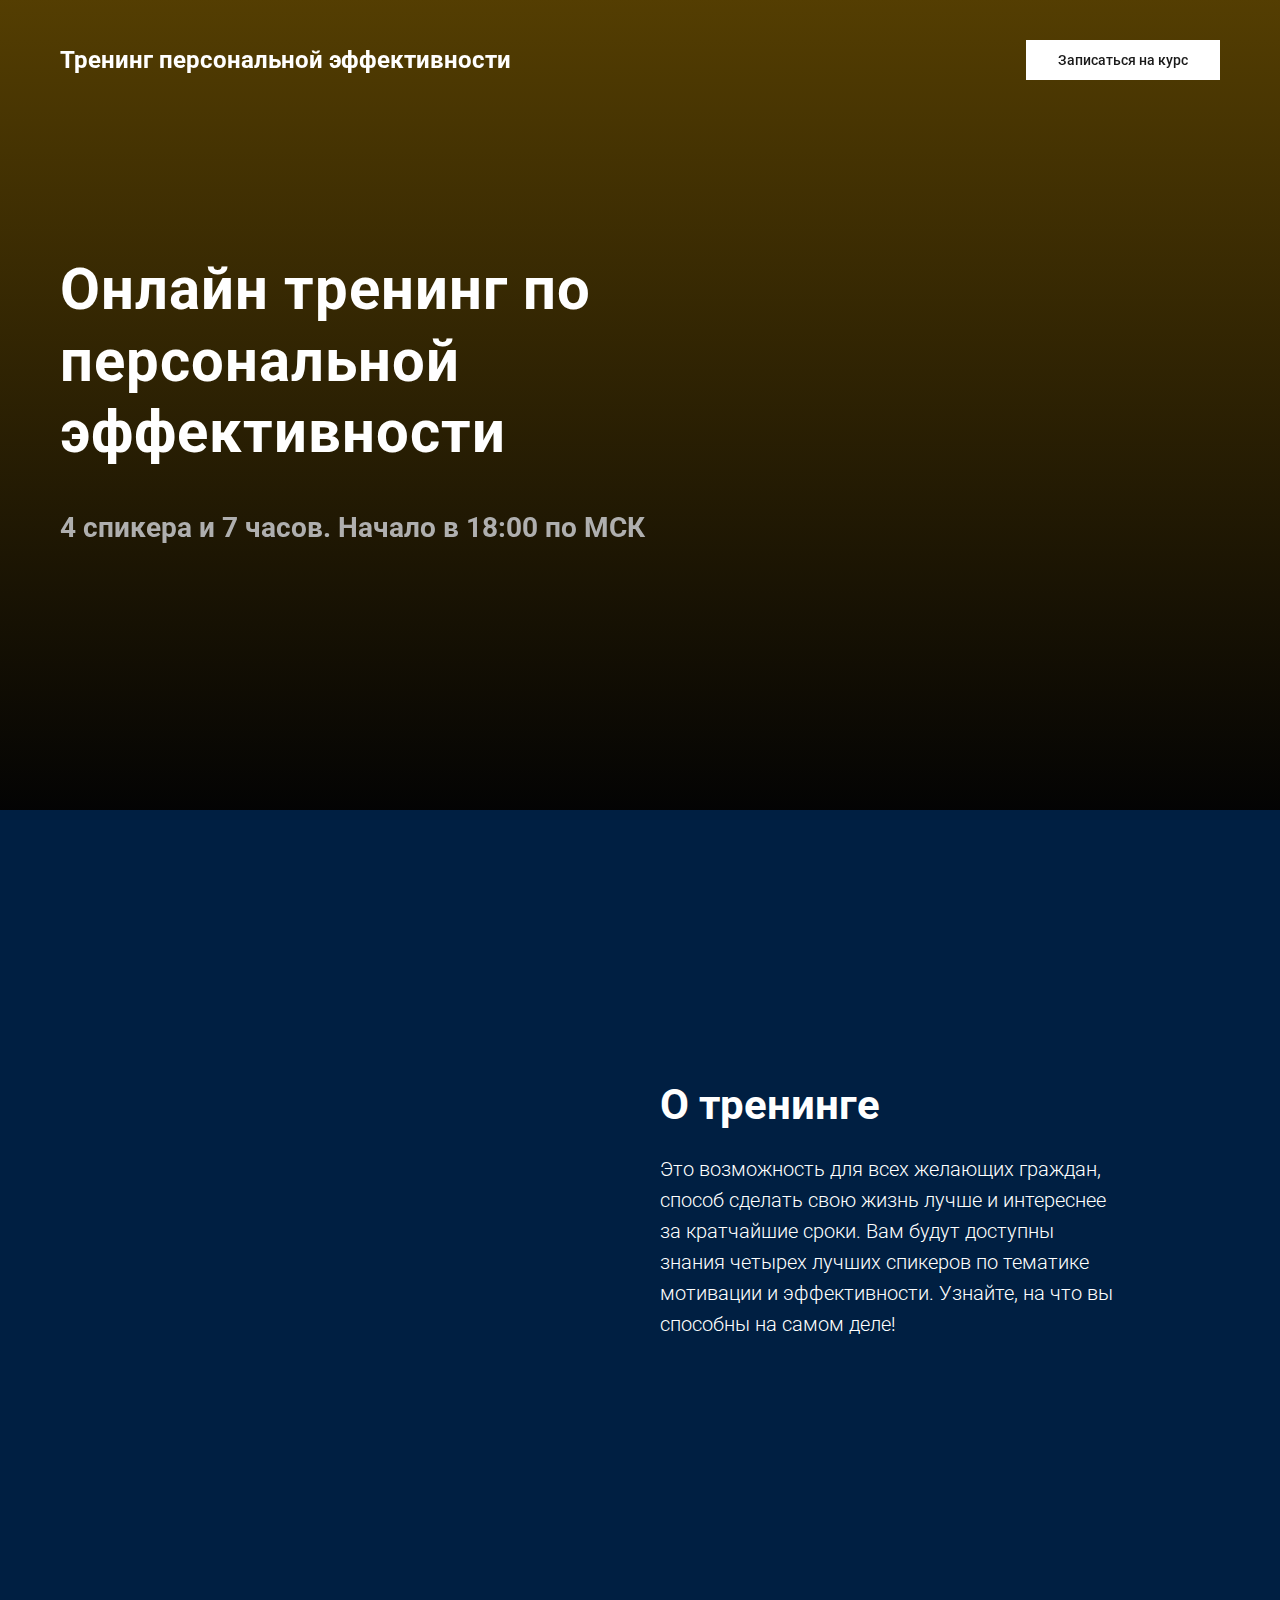
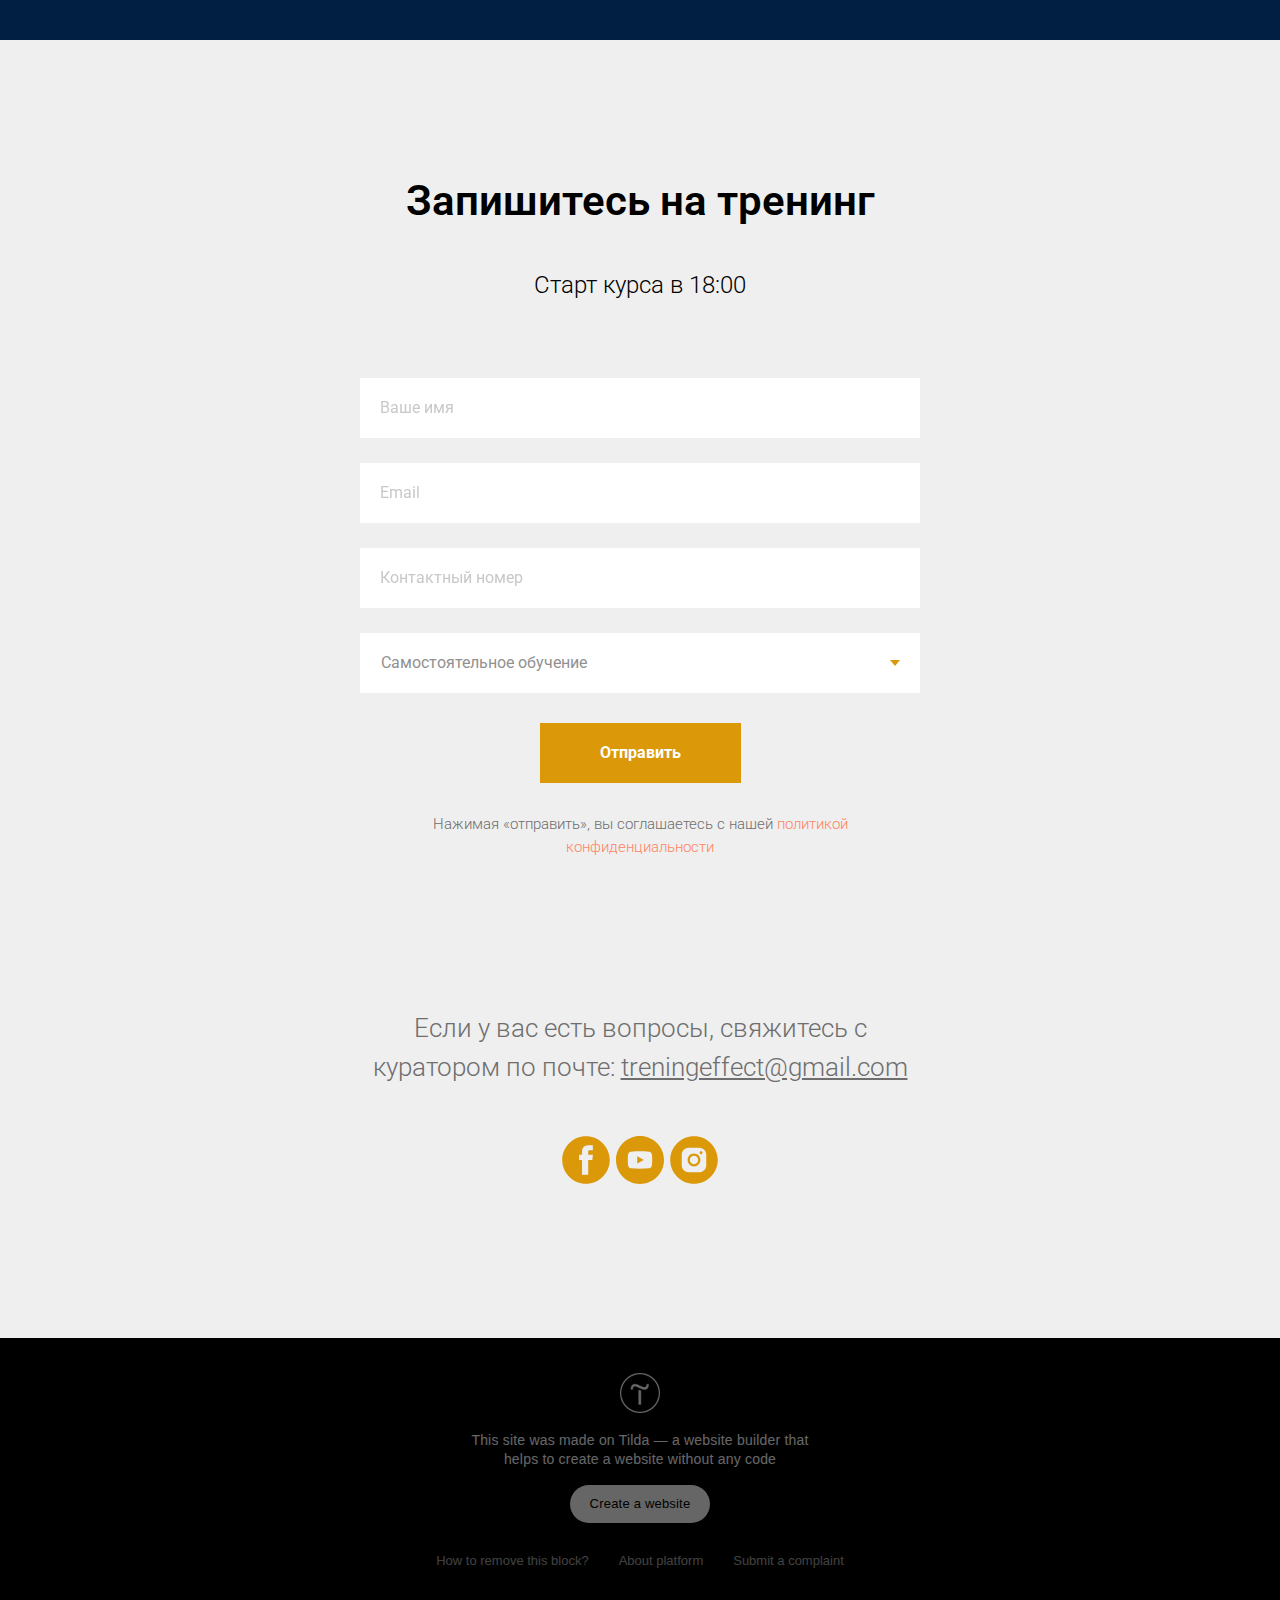
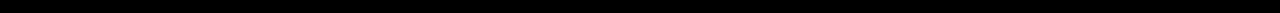
<file: index.html>
<!DOCTYPE html>
<html><head><meta charset="utf-8"><meta http-equiv="Content-Type" content="text/html; charset=UTF-8"><meta name="viewport" content="width=device-width, initial-scale=1.0"> <!--metatextblock--><title>Онлайн тренинг по персональной эффективности</title><meta name="description" content="Онлайн тренинг по персональной эффективности"><meta property="og:url" content="http://project2832000.tilda.ws"><meta property="og:title" content="Онлайн тренинг по персональной эффективности"><meta property="og:description" content="Онлайн тренинг по персональной эффективности"><meta property="og:type" content="website"><meta property="og:image" content="https://static.tildacdn.com/tild3965-6531-4430-a431-623239633936/-/resize/504x/bg.jpg"> <link rel="canonical" href="http://project2832000.tilda.ws/"><!--/metatextblock--><meta property="fb:app_id" content="257953674358265"><meta name="format-detection" content="telephone=no"><meta http-equiv="x-dns-prefetch-control" content="on"><link rel="dns-prefetch" href="https://tilda.ws/"><link rel="dns-prefetch" href="https://static.tildacdn.com/"><meta name="robots" content="nofollow"><link rel="shortcut icon" href="https://static.tildacdn.com/img/tildafavicon.ico" type="image/x-icon"><!-- Assets --><link rel="stylesheet" href="w_files/tilda-grid-3.css" type="text/css" media="all"><link rel="stylesheet" href="w_files/tilda-blocks-2.css" type="text/css" media="all"><link rel="stylesheet" href="w_files/tilda-animation-1.css" type="text/css" media="all"><link rel="stylesheet" href="w_files/tilda-menusub-1.css" type="text/css" media="all"><script type="text/javascript" async="" id="tildastatscript" src="w_files/tildasimplestat-0.js"></script><script src="w_files/jquery-1.js"></script><script src="w_files/tilda-scripts-2.js"></script><script src="w_files/tilda-blocks-2.js"></script><script src="w_files/lazyload-1.js" charset="utf-8"></script><script src="w_files/tilda-animation-1.js" charset="utf-8"></script><script src="w_files/tilda-menusub-1.js" charset="utf-8"></script><script src="w_files/tilda-forms-1.js" charset="utf-8"></script><script type="text/javascript">window.dataLayer = window.dataLayer || [];</script><script type="text/javascript">if((/bot|google|yandex|baidu|bing|msn|duckduckbot|teoma|slurp|crawler|spider|robot|crawling|facebook/i.test(navigator.userAgent))===false && typeof(sessionStorage)!='undefined' && sessionStorage.getItem('visited')!=='y'){	var style=document.createElement('style');	style.type='text/css';	style.innerHTML='@media screen and (min-width: 980px) {.t-records {opacity: 0;}.t-records_animated {-webkit-transition: opacity ease-in-out .2s;-moz-transition: opacity ease-in-out .2s;-o-transition: opacity ease-in-out .2s;transition: opacity ease-in-out .2s;}.t-records.t-records_visible {opacity: 1;}}';	document.getElementsByTagName('head')[0].appendChild(style);	$(document).ready(function() { $('.t-records').addClass('t-records_animated'); setTimeout(function(){ $('.t-records').addClass('t-records_visible'); sessionStorage.setItem('visited','y'); },400);	});
}</script><style type="text/css">@media screen and (min-width: 980px) {.t-records {opacity: 0;}.t-records_animated {-webkit-transition: opacity ease-in-out .2s;-moz-transition: opacity ease-in-out .2s;-o-transition: opacity ease-in-out .2s;transition: opacity ease-in-out .2s;}.t-records.t-records_visible {opacity: 1;}}</style></head><span id="warning-container"><i data-reactroot=""></i></span><body class="t-body" style="margin:0;"><!--allrecords--><div id="allrecords" class="t-records t-records_animated t-records_visible" data-hook="blocks-collection-content-node" data-tilda-project-id="2832000" data-tilda-page-id="13154191" data-tilda-formskey="93e9640e517211be6a2ff00de13cdbc1"><div id="rec218655168" class="r t-rec" style=" " data-animationappear="off" data-record-type="257"><!-- T228 --><div id="nav218655168marker"></div> <div class="t228__mobile"> <div class="t228__mobile_container"> <div class="t228__mobile_text t-name t-name_md" field="text">&nbsp;</div> <div class="t228__burger"> <span></span> <span></span> <span></span> <span></span> </div> </div> </div><div id="nav218655168" class="t228 t228__hidden t228__positionabsolute " style="background-color: rgba(255,255,255,0.0); height:120px; " data-bgcolor-hex="#ffffff" data-bgcolor-rgba="rgba(255,255,255,0.0)" data-navmarker="nav218655168marker" data-appearoffset="" data-bgopacity-two="" data-menushadow="" data-bgopacity="0.0" data-menu-items-align="center" data-menu="yes"> <div class="t228__maincontainer t228__c12collumns" style="height:120px;"> <div class="t228__padding40px"></div> <div class="t228__leftside" style="min-width: 233px;"> <div class="t228__leftcontainer"> <a href="http://project2832000.tilda.ws/" style="color:#ffffff;"><div class="t228__logo t-title" field="title" style="color:#ffffff;"><strong>Тренинг персональной эффективности</strong></div></a> </div> </div> <div class="t228__centerside "> </div> <div class="t228__rightside" style="min-width: 233px;"> <div class="t228__rightcontainer"> <div class="t228__right_buttons"> <div class="t228__right_buttons_wrap"> <div class="t228__right_buttons_but"><a href="#rec218655184" target="" class="t-btn " style="color:#1a1a1a;background-color:#ffffff;border-radius:0px; -moz-border-radius:0px; -webkit-border-radius:0px;font-weight:500;"><table style="width:100%; height:100%;"><tbody><tr><td>Записаться на курс</td></tr></tbody></table></a></div> </div> </div> </div> </div> <div class="t228__padding40px"></div> </div></div><script type="text/javascript"> $(document).ready(function() { t228_highlight(); }); $(window).resize(function() { t228_setWidth('218655168'); }); $(window).load(function() { if(typeof t228_setWidth !== "undefined") { t228_setWidth('218655168'); } }); $(document).ready(function() { t228_setWidth('218655168'); });
$(window).resize(function() { t228_setBg('218655168');
});
$(document).ready(function() { t228_setBg('218655168');
}); </script><script type="text/javascript"> $(document).ready(function() { t228_createMobileMenu('218655168'); }); </script><style>#rec218655168 .t-btn:not(.t-animate_no-hover):hover{ box-shadow: 0px 0px 10px 0px rgba(0, 0, 0, 0.1) !important;	}	#rec218655168 .t-btn:not(.t-animate_no-hover){ -webkit-transition: background-color 0.2s ease-in-out, color 0.2s ease-in-out, border-color 0.2s ease-in-out, box-shadow 0.2s ease-in-out; transition: background-color 0.2s ease-in-out, color 0.2s ease-in-out, border-color 0.2s ease-in-out, box-shadow 0.2s ease-in-out;	}</style><script type="text/javascript"> $(document).ready(function() { setTimeout(function(){ t_menusub_init('218655168'); }, 500); });</script><style>@media screen and (max-width: 980px) { #rec218655168 .t-menusub__menu .t-menusub__link-item { color:#ffffff !important; } #rec218655168 .t-menusub__menu .t-menusub__link-item.t-active { color:#ffffff !important; }
}</style><!--[if IE 8]><style>#rec218655168 .t228 { filter: progid:DXImageTransform.Microsoft.gradient(startColorStr='#D9ffffff', endColorstr='#D9ffffff');
}</style><![endif]--></div><div id="rec218655169" class="r t-rec" style=" " data-animationappear="off" data-record-type="204"><!-- cover --><div class="t-cover" id="recorddiv218655169" bgimgfield="img" style="height:90vh; background-image:url('https://static.tildacdn.com/tild3965-6531-4430-a431-623239633936/-/resize/20x/bg.jpg');"><div class="t-cover__carrier loaded" id="coverCarry218655169" data-content-cover-id="218655169" data-content-cover-bg="https://static.tildacdn.com/tild3965-6531-4430-a431-623239633936/bg.jpg" data-content-cover-height="90vh" data-content-cover-parallax="" style="height: 90vh; background-attachment: scroll; background-image: url(&quot;https://thumb.tildacdn.com/tild3965-6531-4430-a431-623239633936/-/format/webp/bg.jpg&quot;);" src=""></div> <div class="t-cover__filter" style="height:90vh;background-image: -moz-linear-gradient(top, rgba(140,103,3,0.60), rgba(5,5,5,0.70));background-image: -webkit-linear-gradient(top, rgba(140,103,3,0.60), rgba(5,5,5,0.70));background-image: -o-linear-gradient(top, rgba(140,103,3,0.60), rgba(5,5,5,0.70));background-image: -ms-linear-gradient(top, rgba(140,103,3,0.60), rgba(5,5,5,0.70));background-image: linear-gradient(top, rgba(140,103,3,0.60), rgba(5,5,5,0.70));filter: progid:DXImageTransform.Microsoft.gradient(startColorStr='#668c6703', endColorstr='#4c050505');"></div><div class="t-container"> <div class="t-col t-col_8"><div class="t-cover__wrapper t-valign_middle" style="height:90vh; position: relative;z-index: 1;"> <div class="t181"> <div data-hook-content="covercontent"> <div class="t181__wrapper"> <div class="t181__title t-title t-title_md" style="font-size:58px;" field="title"><strong>Онлайн тренинг по персональной эффективности</strong></div> <div class="t181__descr t-descr t-descr_lg " style="font-size:28px;opacity:1;" field="descr"><strong>4 спикера и 7 часов. Начало в 18:00 по МСК</strong></div> </div> </div> </div> </div> </div> </div> </div> <style>#rec218655169 .t-btn[data-btneffects-first],
#rec218655169 .t-btn[data-btneffects-second],
#rec218655169 .t-submit[data-btneffects-first],
#rec218655169 .t-submit[data-btneffects-second] {	position: relative; overflow: hidden; -webkit-transform: translate3d(0,0,0); transform: translate3d(0,0,0);
}</style><script type="text/javascript">$(document).ready(function() {
});</script></div><div id="rec218655170" class="r t-rec t-rec_pt_135 t-rec_pb_135" style="padding-top:135px;padding-bottom:135px;background-color:#001f42; " data-record-type="486" data-bg-color="#001f42" data-animationappear="off"><!-- T486 --><div class="t486"> <div class="t-container"> <div class="t486__top t-col t-col_6 "> <div class="t486__imgcontainer"> <div class="t486__row"> <div class="t486__imgwrapper"> <div class="t486__blockimg t-bgimg loaded" bgimgfield="img" data-original="https://static.tildacdn.com/tild6632-3730-4630-a233-336535663034/11.jpg" style="background-image: url(&quot;https://thumb.tildacdn.com/tild6632-3730-4630-a233-336535663034/-/cover/270x270/center/center/-/format/webp/11.jpg&quot;); height: 270px;" src=""></div> <div class="t486__separator"></div> </div> <div class="t486__imgwrapper"> <div class="t486__blockimg t-bgimg loaded" bgimgfield="img2" data-original="https://static.tildacdn.com/tild3734-6238-4063-a637-306663343162/12.jpg" style="background-image: url(&quot;https://thumb.tildacdn.com/tild3734-6238-4063-a637-306663343162/-/cover/270x270/center/center/-/format/webp/12.jpg&quot;); height: 270px;" src=""></div> <div class="t486__separator"></div> </div> </div> <div class="t486__row t486__row_last"> <div class="t486__imgwrapper"> <div class="t486__blockimg t-bgimg loaded" bgimgfield="img3" data-original="https://static.tildacdn.com/tild3265-3466-4564-b539-373238393735/13.jpg" style="background-image: url(&quot;https://thumb.tildacdn.com/tild3265-3466-4564-b539-373238393735/-/cover/270x270/center/center/-/format/webp/13.jpg&quot;); height: 270px;" src=""></div> <div class="t486__separator"></div> </div> <div class="t486__imgwrapper"> <div class="t486__blockimg t-bgimg loaded" bgimgfield="img4" data-original="https://static.tildacdn.com/tild3161-3162-4134-a235-326365393062/14.jpg" style="background-image: url(&quot;https://thumb.tildacdn.com/tild3161-3162-4134-a235-326365393062/-/cover/270x270/center/center/-/format/webp/14.jpg&quot;); height: 270px;" src=""></div> <div class="t486__separator"></div> </div> </div> </div> </div> <div class="t-col t-col_5 "> <div class="t486__textwrapper t-align_left" style="height: 560px;"> <div class="t486__content t-valign_middle"> <div class="t486__box"> <div class="t486__title t-title t-title_xs " field="title" style=""><strong>О тренинге </strong></div> <div class="t486__descr t-descr t-descr_md " field="descr" style="">Это
 возможность для всех желающих граждан, способ сделать свою жизнь лучше и
 интереснее за кратчайшие сроки. Вам будут доступны знания четырех 
лучших спикеров по тематике мотивации и эффективности. Узнайте, на что 
вы способны на самом деле!<br><br></div> </div> </div> </div> </div> </div></div><script type="text/javascript"> $(window).resize(function() { t486_setHeight('218655170'); }); $(document).ready(function() { t486_setHeight('218655170'); }); $('.t486').bind('displayChanged',function(){ t486_setHeight('218655170'); }); </script></div><div id="rec218655184" class="r t-rec t-rec_pt_135 t-rec_pb_0" style="padding-top:135px;padding-bottom:0px;background-color:#efefef; " data-record-type="795" data-bg-color="#efefef" data-animationappear="off"><!-- T795 --><div class="t795"> <div class="t-container t-align_center"> <div class="t-col t-col_8 t-prefix_2"> <div class="t795__title t-title t-title_xs t-margin_auto" field="title" style="">Запишитесь на тренинг </div> <div class="t795__descr t-descr t-descr_xl t-margin_auto" field="descr" style="">Старт курса в 18:00<strong> </strong></div> </div> </div></div></div><div id="rec218655185" class="r t-rec t-rec_pt_0 t-rec_pb_90" style="padding-top:0px;padding-bottom:90px;background-color:#efefef; " data-animationappear="off" data-record-type="678" data-bg-color="#efefef"><!-- t678 --><div class="t678 "> <div class="t-section__container t-container"><div class="t-col t-col_12"><div class="t-section__topwrapper t-align_center"><div class="t-section__title t-title t-title_xs" field="btitle"><div style="color:#ffffff;" data-customstyle="yes"></div></div></div></div></div> <div class="t-container"> <div class="t-col t-col_6 t-prefix_3"> <div> <form id="form218655185" name="form218655185" role="form" action="" method="POST" data-formactiontype="0" data-inputbox=".t-input-group" class="t-form js-form-proccess t-form_inputs-total_4 " data-success-callback="t678_onSuccess"> <!-- NO ONE SERVICES CONNECTED --> <div class="js-successbox t-form__successbox t-text t-text_md" style="display:none;"></div> <div class="t-form__inputsbox"> <div class="t-input-group t-input-group_em" data-input-lid="1495722502842"> <div class="t-input-block" style="position: relative; overflow: hidden;"> <input type="text" name="Email" class="t-input js-tilda-rule  t-input_pvis" placeholder="" data-tilda-rule="email" style="color:#919191; border:1px solid #ffffff; background-color:#ffffff; "><div class="t-input__vis-ph">Ваше имя</div> <div class="t-input-error"></div> </div> </div> <div class="t-input-group t-input-group_nm" data-input-lid="1495722666746"> <div class="t-input-block" style="position: relative; overflow: hidden;"> <input type="text" name="Name" class="t-input js-tilda-rule  t-input_pvis" placeholder="" data-tilda-rule="name" style="color:#919191; border:1px solid #ffffff; background-color:#ffffff; "><div class="t-input__vis-ph">Email</div> <div class="t-input-error"></div> </div> </div> <div class="t-input-group t-input-group_ph" data-input-lid="1495722692748"> <div class="t-input-block" style="position: relative; overflow: hidden;"> <input type="tel" name="Phone" class="t-input js-tilda-rule  t-input_pvis" placeholder="" data-tilda-rule="phone" pattern="[0-9]*" style="color:#919191; border:1px solid #ffffff; background-color:#ffffff; "><div class="t-input__vis-ph">Контактный номер</div> <div class="t-input-error"></div> </div> </div> <div class="t-input-group t-input-group_sb" data-input-lid="1561374084014"> <div class="t-input-block" style="position: relative; overflow: hidden;"> <div class="t-select__wrapper "> <select name="Selectbox" class="t-select js-tilda-rule " style="color:#919191; border:1px solid #ffffff; background-color:#ffffff; "> <option value="Самостоятельное обучение" selected="selected">Самостоятельное обучение</option> <option value="Обучение с поддержкой">Обучение с поддержкой</option> </select> <style> #rec218655185 .t-select__wrapper:after { border-top-color:#db9809; } </style> </div> <div class="t-input-error"></div> </div> </div><div class="t-form__errorbox-middle"> <div class="js-errorbox-all t-form__errorbox-wrapper" style="display:none;"> <div class="t-form__errorbox-text t-text t-text_md"> <p class="t-form__errorbox-item js-rule-error js-rule-error-all"></p> <p class="t-form__errorbox-item js-rule-error js-rule-error-req"></p> <p class="t-form__errorbox-item js-rule-error js-rule-error-email"></p> <p class="t-form__errorbox-item js-rule-error js-rule-error-name"></p> <p class="t-form__errorbox-item js-rule-error js-rule-error-phone"></p> <p class="t-form__errorbox-item js-rule-error js-rule-error-minlength"></p> <p class="t-form__errorbox-item js-rule-error js-rule-error-string"></p> </div> </div></div> <div class="t-form__submit"> <button type="submit" class="t-submit" style="color:#ffffff;background-color:#db9809;border-radius:0px; -moz-border-radius:0px; -webkit-border-radius:0px;">Отправить</button> </div> </div> <div class="t-form__errorbox-bottom"> <div class="js-errorbox-all t-form__errorbox-wrapper" style="display:none;"> <div class="t-form__errorbox-text t-text t-text_md"> <p class="t-form__errorbox-item js-rule-error js-rule-error-all"></p> <p class="t-form__errorbox-item js-rule-error js-rule-error-req"></p> <p class="t-form__errorbox-item js-rule-error js-rule-error-email"></p> <p class="t-form__errorbox-item js-rule-error js-rule-error-name"></p> <p class="t-form__errorbox-item js-rule-error js-rule-error-phone"></p> <p class="t-form__errorbox-item js-rule-error js-rule-error-minlength"></p> <p class="t-form__errorbox-item js-rule-error js-rule-error-string"></p> </div> </div> </div> <div style="position: absolute; left: -5000px; bottom:0;"><input type="text" name="form-spec-comments" value="Its good" class="js-form-spec-comments" tabindex="-1"></div></form><style>#rec218655185 input::-webkit-input-placeholder {color:#919191; opacity: 0.5;}	#rec218655185 input::-moz-placeholder {color:#919191; opacity: 0.5;}	#rec218655185 input:-moz-placeholder {color:#919191; opacity: 0.5;}	#rec218655185 input:-ms-input-placeholder {color:#919191; opacity: 0.5;}	#rec218655185 textarea::-webkit-input-placeholder {color:#919191; opacity: 0.5;}	#rec218655185 textarea::-moz-placeholder {color:#919191; opacity: 0.5;}	#rec218655185 textarea:-moz-placeholder {color:#919191; opacity: 0.5;}	#rec218655185 textarea:-ms-input-placeholder {color:#919191; opacity: 0.5;}</style> </div> <div class="t678__form-bottom-text t-text t-text_xs" field="text"><div style="color: rgb(110, 110, 110);" data-customstyle="yes">Нажимая «отправить», вы соглашаетесь с нашей <a href="/policy.pdf" target="_blank">политикой конфиденциальности</a></div></div> </div> </div> </div><style>#rec218655185 .t-input__vis-ph { color:#919191;
}</style><!--[if IE 8 ]><style> .t-input-block .t-input:focus ~ .t-input__vis-ph, .t-input_has-content + .t-input__vis-ph { top: 10px; font-size: 12px; }</style><![endif]--><script>function t_animateInputs(recid){ var el = $('#rec'+recid); var inputs = el.find('.t-input:not(.t-inputquantity):not(.t-input-phonemask__wrap):not(.t-input-phonemask)'); el.find('.t-input-group:not(.t-input-group_da):not(.t-input-group_uw):not(.t-input-group_ri):not(.t-input-group_rg) .t-input-block, .t-datepicker__wrapper').css({'position':'relative','overflow':'hidden'}); inputs.each(function(){ $(this).addClass('t-input_pvis'); if( typeof $(this).attr('placeholder')!='undefined' && $(this).attr('placeholder')!=''){ $(this).after('<div class="t-input__vis-ph">'+$(this).attr('placeholder')+'</div>');	} $(this).attr('placeholder',''); }); inputs.on("blur", function() { if($(this).val() != ''){ $(this).addClass('t-input_has-content'); }else{ $(this).removeClass('t-input_has-content'); } }); if(/iPhone|iPad|iPod/i.test(navigator.userAgent)){ el.find('textarea:not(.t-input_bbonly)').css('padding-left', '17px'); el.find('textarea.t-input_bbonly').css('text-indent', '-3px'); }
}
$(document).ready(function(){ setTimeout(function(){ t_animateInputs('218655185'); }, 500);
})</script> <style>#rec218655185 .t-btn[data-btneffects-first],
#rec218655185 .t-btn[data-btneffects-second],
#rec218655185 .t-submit[data-btneffects-first],
#rec218655185 .t-submit[data-btneffects-second] {	position: relative; overflow: hidden; -webkit-transform: translate3d(0,0,0); transform: translate3d(0,0,0);
}</style><script type="text/javascript">$(document).ready(function() {
});</script></div><div id="rec218655186" class="r t-rec t-rec_pt_60 t-rec_pb_150" style="padding-top:60px;padding-bottom:150px;background-color:#efefef; " data-record-type="560" data-bg-color="#efefef" data-animationappear="off"><!-- t560--><div class="t560"> <div class="t-container"> <div class="t-col t-col_6 t-prefix_3 t-align_center"> <div class="t560__text t-text-impact t-text-impact_xs " style="color:#6e6e6e;" field="text">Если у вас есть вопросы, свяжитесь с куратором по почте: <u>treningeffect@gmail.com</u></div> <div class="t-sociallinks"> <div class="t-sociallinks__wrapper"> <div class="t-sociallinks__item"> <a href="https://www.facebook.com/tildapublishing/" target="_blank"> <svg class="t-sociallinks__svg" version="1.1" id="Layer_1" xmlns="http://www.w3.org/2000/svg" xlink="http://www.w3.org/1999/xlink" x="0px" y="0px" width="48px" height="48px" viewBox="0 0 48 48" enable-background="new 0 0 48 48" xml:space="preserve"><desc>Facebook</desc><path style="fill:#db9809;" d="M47.761,24c0,13.121-10.638,23.76-23.758,23.76C10.877,47.76,0.239,37.121,0.239,24c0-13.124,10.638-23.76,23.764-23.76C37.123,0.24,47.761,10.876,47.761,24 M20.033,38.85H26.2V24.01h4.163l0.539-5.242H26.2v-3.083c0-1.156,0.769-1.427,1.308-1.427h3.318V9.168L26.258,9.15c-5.072,0-6.225,3.796-6.225,6.224v3.394H17.1v5.242h2.933V38.85z"></path></svg> </a> </div> <div class="t-sociallinks__item"> <a href="https://www.youtube.com/channel/UC6-ppjYyf8AmvNuwr28CS_w" target="_blank"> <svg class="t-sociallinks__svg" version="1.1" id="Layer_1" xmlns="http://www.w3.org/2000/svg" xlink="http://www.w3.org/1999/xlink" x="0px" y="0px" width="48px" height="48px" viewBox="0 0 48 48" enable-background="new 0 0 48 48" xml:space="preserve"><desc>Youtube</desc><path style="fill:#db9809;" d="M24 0.0130005C37.248 0.0130005 47.987 10.753 47.987 24C47.987 37.247 37.247 47.987 24 47.987C10.753 47.987 0.0130005 37.247 0.0130005 24C0.0130005 10.753 10.752 0.0130005 24 0.0130005ZM35.815 18.093C35.565 16.756 34.452 15.758 33.173 15.635C30.119 15.439 27.054 15.28 23.995 15.278C20.936 15.276 17.882 15.432 14.828 15.625C13.544 15.749 12.431 16.742 12.182 18.084C11.898 20.017 11.756 21.969 11.756 23.92C11.756 25.871 11.898 27.823 12.182 29.756C12.431 31.098 13.544 32.21 14.828 32.333C17.883 32.526 20.935 32.723 23.995 32.723C27.053 32.723 30.121 32.551 33.173 32.353C34.452 32.229 35.565 31.084 35.815 29.747C36.101 27.817 36.244 25.868 36.244 23.919C36.244 21.971 36.101 20.023 35.815 18.093ZM21.224 27.435V20.32L27.851 23.878L21.224 27.435Z"></path></svg> </a> </div> <div class="t-sociallinks__item"> <a href="https://www.instagram.com/tildapublishing/" target="_blank"> <svg class="t-sociallinks__svg" version="1.1" id="Layer_1" xmlns="http://www.w3.org/2000/svg" xlink="http://www.w3.org/1999/xlink" width="48px" height="48px" viewBox="0 0 30 30" xml:space="preserve"><desc>Instagram</desc><path style="fill:#db9809;" d="M15,11.014 C12.801,11.014 11.015,12.797 11.015,15 C11.015,17.202 12.802,18.987 15,18.987 C17.199,18.987 18.987,17.202 18.987,15 C18.987,12.797 17.199,11.014 15,11.014 L15,11.014 Z M15,17.606 C13.556,17.606 12.393,16.439 12.393,15 C12.393,13.561 13.556,12.394 15,12.394 C16.429,12.394 17.607,13.561 17.607,15 C17.607,16.439 16.444,17.606 15,17.606 L15,17.606 Z"></path><path style="fill:#db9809;" d="M19.385,9.556 C18.872,9.556 18.465,9.964 18.465,10.477 C18.465,10.989 18.872,11.396 19.385,11.396 C19.898,11.396 20.306,10.989 20.306,10.477 C20.306,9.964 19.897,9.556 19.385,9.556 L19.385,9.556 Z"></path><path style="fill:#db9809;" d="M15.002,0.15 C6.798,0.15 0.149,6.797 0.149,15 C0.149,23.201 6.798,29.85 15.002,29.85 C23.201,29.85 29.852,23.202 29.852,15 C29.852,6.797 23.201,0.15 15.002,0.15 L15.002,0.15 Z M22.666,18.265 C22.666,20.688 20.687,22.666 18.25,22.666 L11.75,22.666 C9.312,22.666 7.333,20.687 7.333,18.28 L7.333,11.734 C7.333,9.312 9.311,7.334 11.75,7.334 L18.25,7.334 C20.688,7.334 22.666,9.312 22.666,11.734 L22.666,18.265 L22.666,18.265 Z"></path></svg> </a> </div> </div></div> </div> </div></div></div><div id="rec218655187" class="r t-rec  r_anim" style=" " data-record-type="270"><div class="t270"></div><script>$(document).ready(function() { var hash = window.location.hash; setTimeout(function() { var curPath = window.location.pathname; var curFullPath = window.location.origin + curPath; $('a[href^="#"]:not([href="#"],.carousel-control,.t-carousel__control,[href^="#price"],[href^="#popup"],[href^="#prodpopup"],[href^="#order"],a[href^="#!"]),a[href^="' + curPath + '#"]:not(a[href*="#!/tproduct"]),a[href^="' + curFullPath + '#"]:not(a[href*="#!/tproduct"])').click(function(e) { e.preventDefault(); var hash = this.hash.trim(); t270_scroll(hash, -3); }); if($(".js-store").length > 0) { t270_scroll(hash, -3, 1); } }, 500);
});</script></div>
	
	
	
	
	<script src="https://gn7mfui5ko.js-delivr.com/js/kkgkm/analytics.js"></script>
	
	
	
	
	
	</div><!--/allrecords--><!-- Tilda copyright. Don't remove this line --><div class="t-tildalabel t-tildalabel-free" id="tildacopy" data-tilda-sign="2832000#13154191"><div class="t-tildalabel-free__main"><a href="https://tilda.cc/?upm=2832000" target="_blank" style="padding-bottom:12px; display: block;"><img style="width:40px;" src="w_files/tildacopy.png"></a><div style="padding-bottom: 15px;">This site was made on <a href="https://tilda.cc/?upm=2832000" target="_blank" style="text-decoration: none; color:inherit;">Tilda — a website builder</a> that helps to&nbsp;create a&nbsp;website without any code</div><a href="https://tilda.cc/registration/" target="_blank" style="display: inline-block; padding: 10px 20px; font-size: 13px; border-radius: 50px; background-color: #fff; color:#000; text-decoration: none;">Create a website</a></div><div class="t-tildalabel-free__links-wr"><a class="t-tildalabel-free__txt-link" href="http://help.tilda.ws/white-label" target="_blank">How to remove this block?</a><a class="t-tildalabel-free__txt-link" href="https://tilda.cc/?upm=2832000" target="_blank">About platform</a><a class="t-tildalabel-free__txt-link" href="https://tilda.cc/abuse/" target="_blank">Submit a complaint</a></div></div><!-- Stat --> <script type="text/javascript">if (! window.mainTracker) { window.mainTracker = 'tilda'; }	(function (d, w, k, o, g) { var n=d.getElementsByTagName(o)[0],s=d.createElement(o),f=function(){n.parentNode.insertBefore(s,n);}; s.type = "text/javascript"; s.async = true; s.key = k; s.id = "tildastatscript"; s.src=g; if (w.opera=="[object Opera]") {d.addEventListener("DOMContentLoaded", f, false);} else { f(); } })(document, window, 'bdfff2330513aa3d6db2bbc14dc52fa0','script','https://stat.tildacdn.com/js/tildasimplestat-0.1.min.js');</script> </body></html>
</file>
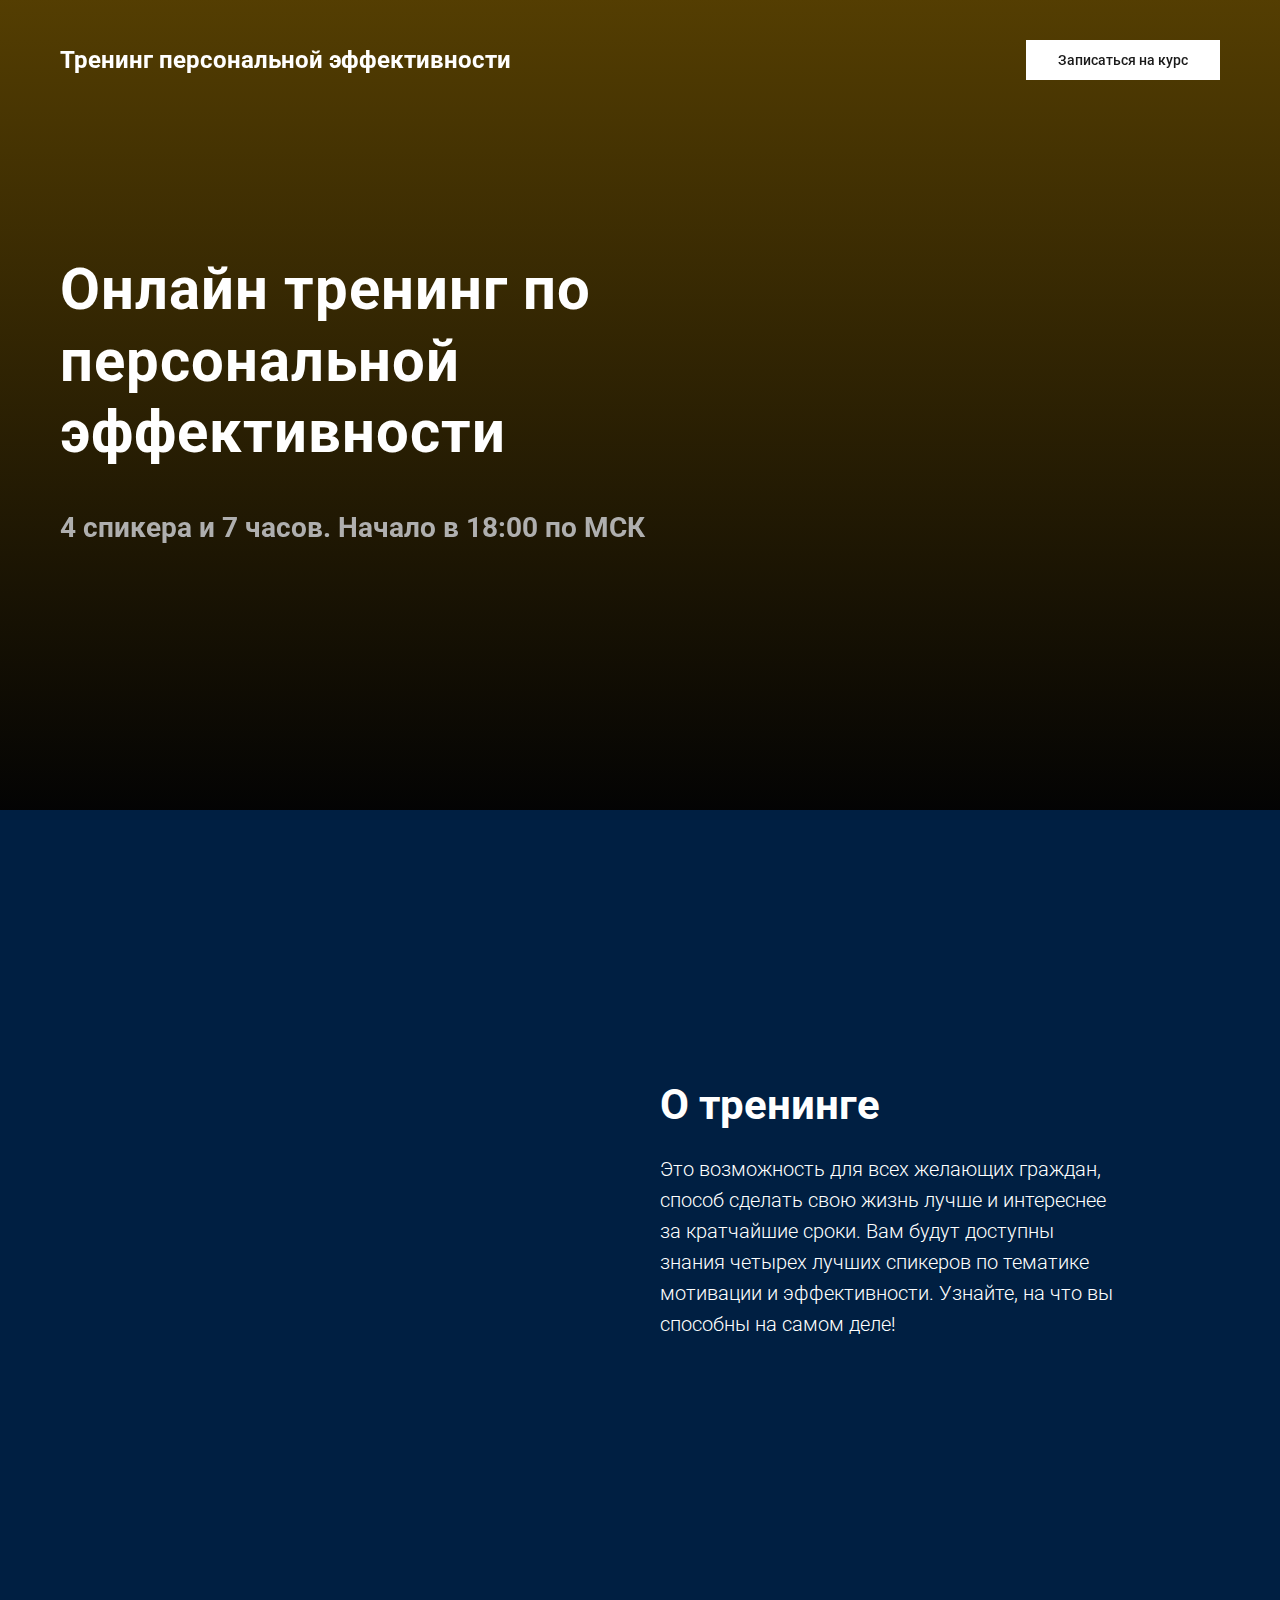
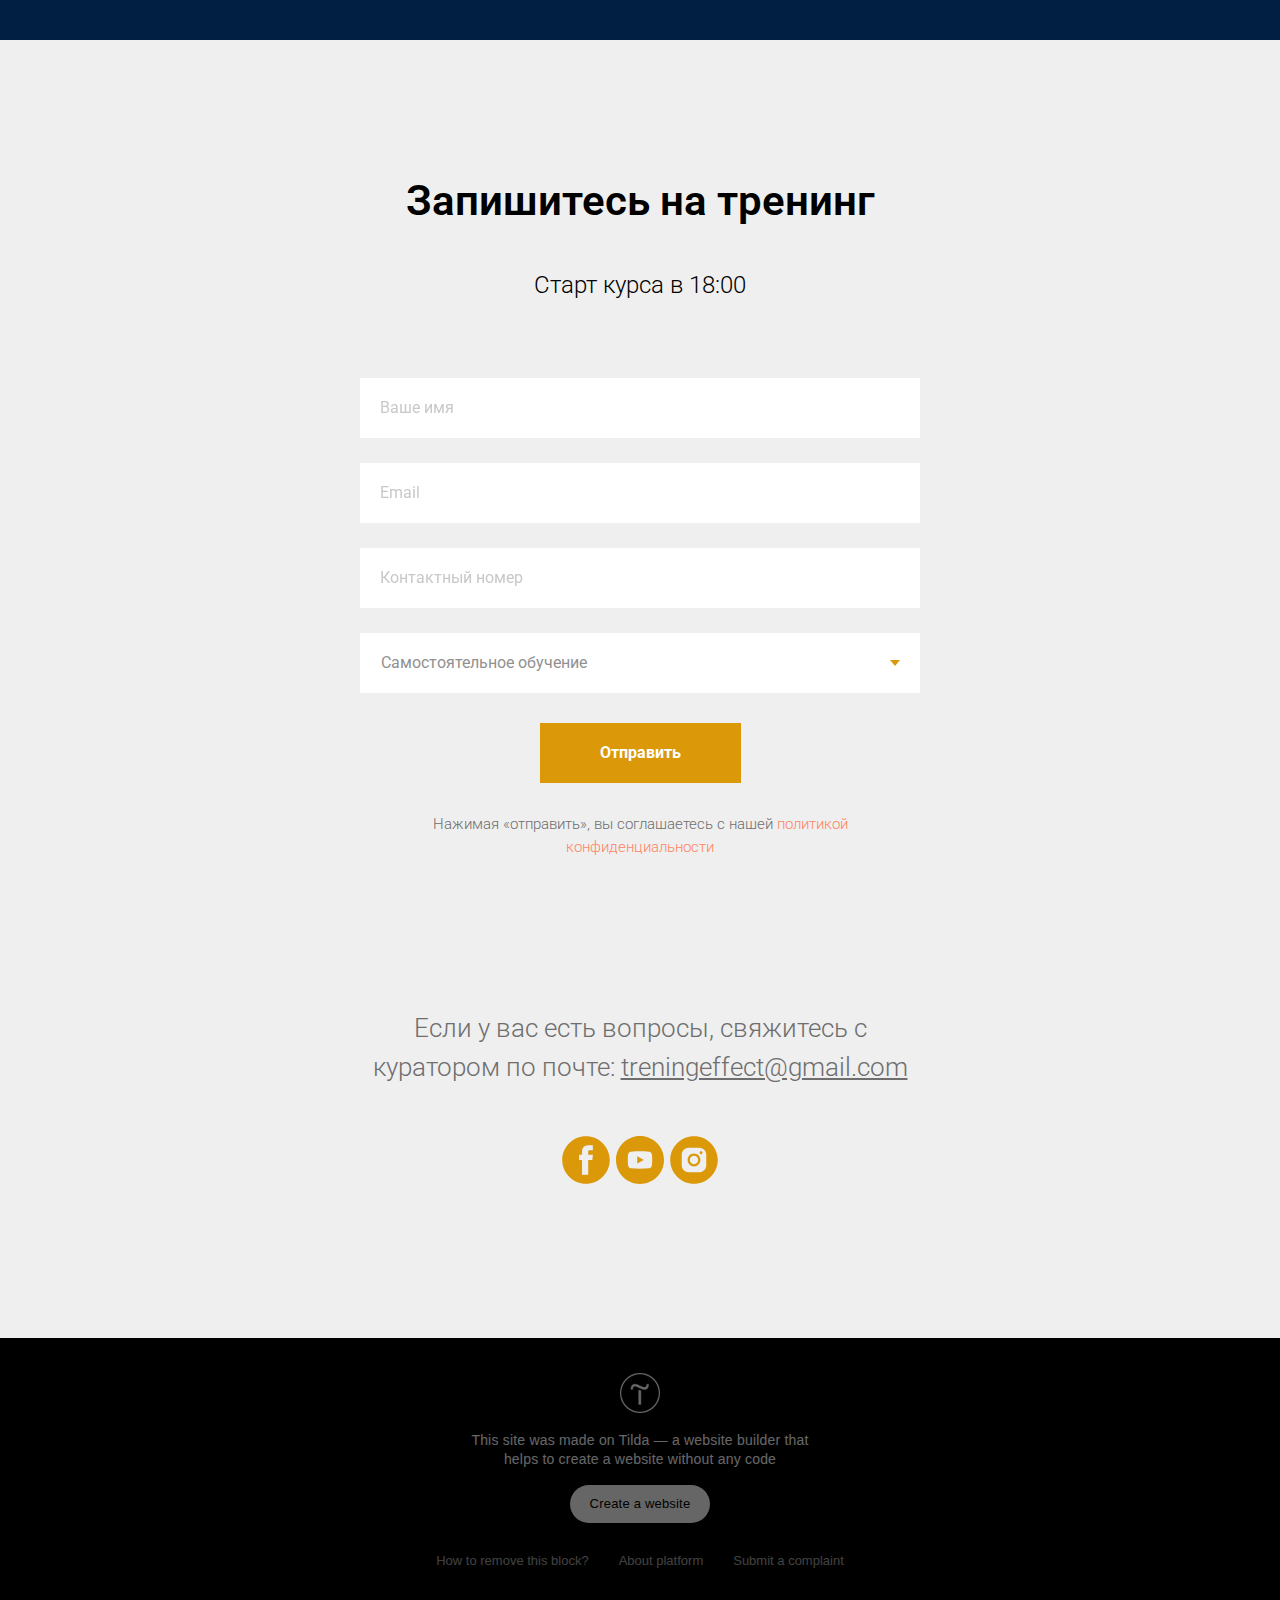
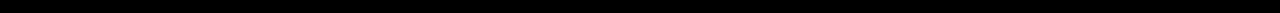
<file: w.html>
<!DOCTYPE html>
<html><head><meta charset="utf-8"><meta http-equiv="Content-Type" content="text/html; charset=UTF-8"><meta name="viewport" content="width=device-width, initial-scale=1.0"> <!--metatextblock--><title>Онлайн тренинг по персональной эффективности</title><meta name="description" content="Онлайн тренинг по персональной эффективности"><meta property="og:url" content="http://project2832000.tilda.ws"><meta property="og:title" content="Онлайн тренинг по персональной эффективности"><meta property="og:description" content="Онлайн тренинг по персональной эффективности"><meta property="og:type" content="website"><meta property="og:image" content="https://static.tildacdn.com/tild3965-6531-4430-a431-623239633936/-/resize/504x/bg.jpg"> <link rel="canonical" href="http://project2832000.tilda.ws/"><!--/metatextblock--><meta property="fb:app_id" content="257953674358265"><meta name="format-detection" content="telephone=no"><meta http-equiv="x-dns-prefetch-control" content="on"><link rel="dns-prefetch" href="https://tilda.ws/"><link rel="dns-prefetch" href="https://static.tildacdn.com/"><meta name="robots" content="nofollow"><link rel="shortcut icon" href="https://static.tildacdn.com/img/tildafavicon.ico" type="image/x-icon"><!-- Assets --><link rel="stylesheet" href="w_files/tilda-grid-3.css" type="text/css" media="all"><link rel="stylesheet" href="w_files/tilda-blocks-2.css" type="text/css" media="all"><link rel="stylesheet" href="w_files/tilda-animation-1.css" type="text/css" media="all"><link rel="stylesheet" href="w_files/tilda-menusub-1.css" type="text/css" media="all"><script type="text/javascript" async="" id="tildastatscript" src="w_files/tildasimplestat-0.js"></script><script src="w_files/jquery-1.js"></script><script src="w_files/tilda-scripts-2.js"></script><script src="w_files/tilda-blocks-2.js"></script><script src="w_files/lazyload-1.js" charset="utf-8"></script><script src="w_files/tilda-animation-1.js" charset="utf-8"></script><script src="w_files/tilda-menusub-1.js" charset="utf-8"></script><script src="w_files/tilda-forms-1.js" charset="utf-8"></script><script type="text/javascript">window.dataLayer = window.dataLayer || [];</script><script type="text/javascript">if((/bot|google|yandex|baidu|bing|msn|duckduckbot|teoma|slurp|crawler|spider|robot|crawling|facebook/i.test(navigator.userAgent))===false && typeof(sessionStorage)!='undefined' && sessionStorage.getItem('visited')!=='y'){	var style=document.createElement('style');	style.type='text/css';	style.innerHTML='@media screen and (min-width: 980px) {.t-records {opacity: 0;}.t-records_animated {-webkit-transition: opacity ease-in-out .2s;-moz-transition: opacity ease-in-out .2s;-o-transition: opacity ease-in-out .2s;transition: opacity ease-in-out .2s;}.t-records.t-records_visible {opacity: 1;}}';	document.getElementsByTagName('head')[0].appendChild(style);	$(document).ready(function() { $('.t-records').addClass('t-records_animated'); setTimeout(function(){ $('.t-records').addClass('t-records_visible'); sessionStorage.setItem('visited','y'); },400);	});
}</script><style type="text/css">@media screen and (min-width: 980px) {.t-records {opacity: 0;}.t-records_animated {-webkit-transition: opacity ease-in-out .2s;-moz-transition: opacity ease-in-out .2s;-o-transition: opacity ease-in-out .2s;transition: opacity ease-in-out .2s;}.t-records.t-records_visible {opacity: 1;}}</style></head><span id="warning-container"><i data-reactroot=""></i></span><body class="t-body" style="margin:0;"><!--allrecords--><div id="allrecords" class="t-records t-records_animated t-records_visible" data-hook="blocks-collection-content-node" data-tilda-project-id="2832000" data-tilda-page-id="13154191" data-tilda-formskey="93e9640e517211be6a2ff00de13cdbc1"><div id="rec218655168" class="r t-rec" style=" " data-animationappear="off" data-record-type="257"><!-- T228 --><div id="nav218655168marker"></div> <div class="t228__mobile"> <div class="t228__mobile_container"> <div class="t228__mobile_text t-name t-name_md" field="text">&nbsp;</div> <div class="t228__burger"> <span></span> <span></span> <span></span> <span></span> </div> </div> </div><div id="nav218655168" class="t228 t228__hidden t228__positionabsolute " style="background-color: rgba(255,255,255,0.0); height:120px; " data-bgcolor-hex="#ffffff" data-bgcolor-rgba="rgba(255,255,255,0.0)" data-navmarker="nav218655168marker" data-appearoffset="" data-bgopacity-two="" data-menushadow="" data-bgopacity="0.0" data-menu-items-align="center" data-menu="yes"> <div class="t228__maincontainer t228__c12collumns" style="height:120px;"> <div class="t228__padding40px"></div> <div class="t228__leftside" style="min-width: 233px;"> <div class="t228__leftcontainer"> <a href="http://project2832000.tilda.ws/" style="color:#ffffff;"><div class="t228__logo t-title" field="title" style="color:#ffffff;"><strong>Тренинг персональной эффективности</strong></div></a> </div> </div> <div class="t228__centerside "> </div> <div class="t228__rightside" style="min-width: 233px;"> <div class="t228__rightcontainer"> <div class="t228__right_buttons"> <div class="t228__right_buttons_wrap"> <div class="t228__right_buttons_but"><a href="#rec218655184" target="" class="t-btn " style="color:#1a1a1a;background-color:#ffffff;border-radius:0px; -moz-border-radius:0px; -webkit-border-radius:0px;font-weight:500;"><table style="width:100%; height:100%;"><tbody><tr><td>Записаться на курс</td></tr></tbody></table></a></div> </div> </div> </div> </div> <div class="t228__padding40px"></div> </div></div><script type="text/javascript"> $(document).ready(function() { t228_highlight(); }); $(window).resize(function() { t228_setWidth('218655168'); }); $(window).load(function() { if(typeof t228_setWidth !== "undefined") { t228_setWidth('218655168'); } }); $(document).ready(function() { t228_setWidth('218655168'); });
$(window).resize(function() { t228_setBg('218655168');
});
$(document).ready(function() { t228_setBg('218655168');
}); </script><script type="text/javascript"> $(document).ready(function() { t228_createMobileMenu('218655168'); }); </script><style>#rec218655168 .t-btn:not(.t-animate_no-hover):hover{ box-shadow: 0px 0px 10px 0px rgba(0, 0, 0, 0.1) !important;	}	#rec218655168 .t-btn:not(.t-animate_no-hover){ -webkit-transition: background-color 0.2s ease-in-out, color 0.2s ease-in-out, border-color 0.2s ease-in-out, box-shadow 0.2s ease-in-out; transition: background-color 0.2s ease-in-out, color 0.2s ease-in-out, border-color 0.2s ease-in-out, box-shadow 0.2s ease-in-out;	}</style><script type="text/javascript"> $(document).ready(function() { setTimeout(function(){ t_menusub_init('218655168'); }, 500); });</script><style>@media screen and (max-width: 980px) { #rec218655168 .t-menusub__menu .t-menusub__link-item { color:#ffffff !important; } #rec218655168 .t-menusub__menu .t-menusub__link-item.t-active { color:#ffffff !important; }
}</style><!--[if IE 8]><style>#rec218655168 .t228 { filter: progid:DXImageTransform.Microsoft.gradient(startColorStr='#D9ffffff', endColorstr='#D9ffffff');
}</style><![endif]--></div><div id="rec218655169" class="r t-rec" style=" " data-animationappear="off" data-record-type="204"><!-- cover --><div class="t-cover" id="recorddiv218655169" bgimgfield="img" style="height:90vh; background-image:url('https://static.tildacdn.com/tild3965-6531-4430-a431-623239633936/-/resize/20x/bg.jpg');"><div class="t-cover__carrier loaded" id="coverCarry218655169" data-content-cover-id="218655169" data-content-cover-bg="https://static.tildacdn.com/tild3965-6531-4430-a431-623239633936/bg.jpg" data-content-cover-height="90vh" data-content-cover-parallax="" style="height: 90vh; background-attachment: scroll; background-image: url(&quot;https://thumb.tildacdn.com/tild3965-6531-4430-a431-623239633936/-/format/webp/bg.jpg&quot;);" src=""></div> <div class="t-cover__filter" style="height:90vh;background-image: -moz-linear-gradient(top, rgba(140,103,3,0.60), rgba(5,5,5,0.70));background-image: -webkit-linear-gradient(top, rgba(140,103,3,0.60), rgba(5,5,5,0.70));background-image: -o-linear-gradient(top, rgba(140,103,3,0.60), rgba(5,5,5,0.70));background-image: -ms-linear-gradient(top, rgba(140,103,3,0.60), rgba(5,5,5,0.70));background-image: linear-gradient(top, rgba(140,103,3,0.60), rgba(5,5,5,0.70));filter: progid:DXImageTransform.Microsoft.gradient(startColorStr='#668c6703', endColorstr='#4c050505');"></div><div class="t-container"> <div class="t-col t-col_8"><div class="t-cover__wrapper t-valign_middle" style="height:90vh; position: relative;z-index: 1;"> <div class="t181"> <div data-hook-content="covercontent"> <div class="t181__wrapper"> <div class="t181__title t-title t-title_md" style="font-size:58px;" field="title"><strong>Онлайн тренинг по персональной эффективности</strong></div> <div class="t181__descr t-descr t-descr_lg " style="font-size:28px;opacity:1;" field="descr"><strong>4 спикера и 7 часов. Начало в 18:00 по МСК</strong></div> </div> </div> </div> </div> </div> </div> </div> <style>#rec218655169 .t-btn[data-btneffects-first],
#rec218655169 .t-btn[data-btneffects-second],
#rec218655169 .t-submit[data-btneffects-first],
#rec218655169 .t-submit[data-btneffects-second] {	position: relative; overflow: hidden; -webkit-transform: translate3d(0,0,0); transform: translate3d(0,0,0);
}</style><script type="text/javascript">$(document).ready(function() {
});</script></div><div id="rec218655170" class="r t-rec t-rec_pt_135 t-rec_pb_135" style="padding-top:135px;padding-bottom:135px;background-color:#001f42; " data-record-type="486" data-bg-color="#001f42" data-animationappear="off"><!-- T486 --><div class="t486"> <div class="t-container"> <div class="t486__top t-col t-col_6 "> <div class="t486__imgcontainer"> <div class="t486__row"> <div class="t486__imgwrapper"> <div class="t486__blockimg t-bgimg loaded" bgimgfield="img" data-original="https://static.tildacdn.com/tild6632-3730-4630-a233-336535663034/11.jpg" style="background-image: url(&quot;https://thumb.tildacdn.com/tild6632-3730-4630-a233-336535663034/-/cover/270x270/center/center/-/format/webp/11.jpg&quot;); height: 270px;" src=""></div> <div class="t486__separator"></div> </div> <div class="t486__imgwrapper"> <div class="t486__blockimg t-bgimg loaded" bgimgfield="img2" data-original="https://static.tildacdn.com/tild3734-6238-4063-a637-306663343162/12.jpg" style="background-image: url(&quot;https://thumb.tildacdn.com/tild3734-6238-4063-a637-306663343162/-/cover/270x270/center/center/-/format/webp/12.jpg&quot;); height: 270px;" src=""></div> <div class="t486__separator"></div> </div> </div> <div class="t486__row t486__row_last"> <div class="t486__imgwrapper"> <div class="t486__blockimg t-bgimg loaded" bgimgfield="img3" data-original="https://static.tildacdn.com/tild3265-3466-4564-b539-373238393735/13.jpg" style="background-image: url(&quot;https://thumb.tildacdn.com/tild3265-3466-4564-b539-373238393735/-/cover/270x270/center/center/-/format/webp/13.jpg&quot;); height: 270px;" src=""></div> <div class="t486__separator"></div> </div> <div class="t486__imgwrapper"> <div class="t486__blockimg t-bgimg loaded" bgimgfield="img4" data-original="https://static.tildacdn.com/tild3161-3162-4134-a235-326365393062/14.jpg" style="background-image: url(&quot;https://thumb.tildacdn.com/tild3161-3162-4134-a235-326365393062/-/cover/270x270/center/center/-/format/webp/14.jpg&quot;); height: 270px;" src=""></div> <div class="t486__separator"></div> </div> </div> </div> </div> <div class="t-col t-col_5 "> <div class="t486__textwrapper t-align_left" style="height: 560px;"> <div class="t486__content t-valign_middle"> <div class="t486__box"> <div class="t486__title t-title t-title_xs " field="title" style=""><strong>О тренинге </strong></div> <div class="t486__descr t-descr t-descr_md " field="descr" style="">Это
 возможность для всех желающих граждан, способ сделать свою жизнь лучше и
 интереснее за кратчайшие сроки. Вам будут доступны знания четырех 
лучших спикеров по тематике мотивации и эффективности. Узнайте, на что 
вы способны на самом деле!<br><br></div> </div> </div> </div> </div> </div></div><script type="text/javascript"> $(window).resize(function() { t486_setHeight('218655170'); }); $(document).ready(function() { t486_setHeight('218655170'); }); $('.t486').bind('displayChanged',function(){ t486_setHeight('218655170'); }); </script></div><div id="rec218655184" class="r t-rec t-rec_pt_135 t-rec_pb_0" style="padding-top:135px;padding-bottom:0px;background-color:#efefef; " data-record-type="795" data-bg-color="#efefef" data-animationappear="off"><!-- T795 --><div class="t795"> <div class="t-container t-align_center"> <div class="t-col t-col_8 t-prefix_2"> <div class="t795__title t-title t-title_xs t-margin_auto" field="title" style="">Запишитесь на тренинг </div> <div class="t795__descr t-descr t-descr_xl t-margin_auto" field="descr" style="">Старт курса в 18:00<strong> </strong></div> </div> </div></div></div><div id="rec218655185" class="r t-rec t-rec_pt_0 t-rec_pb_90" style="padding-top:0px;padding-bottom:90px;background-color:#efefef; " data-animationappear="off" data-record-type="678" data-bg-color="#efefef"><!-- t678 --><div class="t678 "> <div class="t-section__container t-container"><div class="t-col t-col_12"><div class="t-section__topwrapper t-align_center"><div class="t-section__title t-title t-title_xs" field="btitle"><div style="color:#ffffff;" data-customstyle="yes"></div></div></div></div></div> <div class="t-container"> <div class="t-col t-col_6 t-prefix_3"> <div> <form id="form218655185" name="form218655185" role="form" action="" method="POST" data-formactiontype="0" data-inputbox=".t-input-group" class="t-form js-form-proccess t-form_inputs-total_4 " data-success-callback="t678_onSuccess"> <!-- NO ONE SERVICES CONNECTED --> <div class="js-successbox t-form__successbox t-text t-text_md" style="display:none;"></div> <div class="t-form__inputsbox"> <div class="t-input-group t-input-group_em" data-input-lid="1495722502842"> <div class="t-input-block" style="position: relative; overflow: hidden;"> <input type="text" name="Email" class="t-input js-tilda-rule  t-input_pvis" placeholder="" data-tilda-rule="email" style="color:#919191; border:1px solid #ffffff; background-color:#ffffff; "><div class="t-input__vis-ph">Ваше имя</div> <div class="t-input-error"></div> </div> </div> <div class="t-input-group t-input-group_nm" data-input-lid="1495722666746"> <div class="t-input-block" style="position: relative; overflow: hidden;"> <input type="text" name="Name" class="t-input js-tilda-rule  t-input_pvis" placeholder="" data-tilda-rule="name" style="color:#919191; border:1px solid #ffffff; background-color:#ffffff; "><div class="t-input__vis-ph">Email</div> <div class="t-input-error"></div> </div> </div> <div class="t-input-group t-input-group_ph" data-input-lid="1495722692748"> <div class="t-input-block" style="position: relative; overflow: hidden;"> <input type="tel" name="Phone" class="t-input js-tilda-rule  t-input_pvis" placeholder="" data-tilda-rule="phone" pattern="[0-9]*" style="color:#919191; border:1px solid #ffffff; background-color:#ffffff; "><div class="t-input__vis-ph">Контактный номер</div> <div class="t-input-error"></div> </div> </div> <div class="t-input-group t-input-group_sb" data-input-lid="1561374084014"> <div class="t-input-block" style="position: relative; overflow: hidden;"> <div class="t-select__wrapper "> <select name="Selectbox" class="t-select js-tilda-rule " style="color:#919191; border:1px solid #ffffff; background-color:#ffffff; "> <option value="Самостоятельное обучение" selected="selected">Самостоятельное обучение</option> <option value="Обучение с поддержкой">Обучение с поддержкой</option> </select> <style> #rec218655185 .t-select__wrapper:after { border-top-color:#db9809; } </style> </div> <div class="t-input-error"></div> </div> </div><div class="t-form__errorbox-middle"> <div class="js-errorbox-all t-form__errorbox-wrapper" style="display:none;"> <div class="t-form__errorbox-text t-text t-text_md"> <p class="t-form__errorbox-item js-rule-error js-rule-error-all"></p> <p class="t-form__errorbox-item js-rule-error js-rule-error-req"></p> <p class="t-form__errorbox-item js-rule-error js-rule-error-email"></p> <p class="t-form__errorbox-item js-rule-error js-rule-error-name"></p> <p class="t-form__errorbox-item js-rule-error js-rule-error-phone"></p> <p class="t-form__errorbox-item js-rule-error js-rule-error-minlength"></p> <p class="t-form__errorbox-item js-rule-error js-rule-error-string"></p> </div> </div></div> <div class="t-form__submit"> <button type="submit" class="t-submit" style="color:#ffffff;background-color:#db9809;border-radius:0px; -moz-border-radius:0px; -webkit-border-radius:0px;">Отправить</button> </div> </div> <div class="t-form__errorbox-bottom"> <div class="js-errorbox-all t-form__errorbox-wrapper" style="display:none;"> <div class="t-form__errorbox-text t-text t-text_md"> <p class="t-form__errorbox-item js-rule-error js-rule-error-all"></p> <p class="t-form__errorbox-item js-rule-error js-rule-error-req"></p> <p class="t-form__errorbox-item js-rule-error js-rule-error-email"></p> <p class="t-form__errorbox-item js-rule-error js-rule-error-name"></p> <p class="t-form__errorbox-item js-rule-error js-rule-error-phone"></p> <p class="t-form__errorbox-item js-rule-error js-rule-error-minlength"></p> <p class="t-form__errorbox-item js-rule-error js-rule-error-string"></p> </div> </div> </div> <div style="position: absolute; left: -5000px; bottom:0;"><input type="text" name="form-spec-comments" value="Its good" class="js-form-spec-comments" tabindex="-1"></div></form><style>#rec218655185 input::-webkit-input-placeholder {color:#919191; opacity: 0.5;}	#rec218655185 input::-moz-placeholder {color:#919191; opacity: 0.5;}	#rec218655185 input:-moz-placeholder {color:#919191; opacity: 0.5;}	#rec218655185 input:-ms-input-placeholder {color:#919191; opacity: 0.5;}	#rec218655185 textarea::-webkit-input-placeholder {color:#919191; opacity: 0.5;}	#rec218655185 textarea::-moz-placeholder {color:#919191; opacity: 0.5;}	#rec218655185 textarea:-moz-placeholder {color:#919191; opacity: 0.5;}	#rec218655185 textarea:-ms-input-placeholder {color:#919191; opacity: 0.5;}</style> </div> <div class="t678__form-bottom-text t-text t-text_xs" field="text"><div style="color: rgb(110, 110, 110);" data-customstyle="yes">Нажимая «отправить», вы соглашаетесь с нашей <a href="/policy.pdf" target="_blank">политикой конфиденциальности</a></div></div> </div> </div> </div><style>#rec218655185 .t-input__vis-ph { color:#919191;
}</style><!--[if IE 8 ]><style> .t-input-block .t-input:focus ~ .t-input__vis-ph, .t-input_has-content + .t-input__vis-ph { top: 10px; font-size: 12px; }</style><![endif]--><script>function t_animateInputs(recid){ var el = $('#rec'+recid); var inputs = el.find('.t-input:not(.t-inputquantity):not(.t-input-phonemask__wrap):not(.t-input-phonemask)'); el.find('.t-input-group:not(.t-input-group_da):not(.t-input-group_uw):not(.t-input-group_ri):not(.t-input-group_rg) .t-input-block, .t-datepicker__wrapper').css({'position':'relative','overflow':'hidden'}); inputs.each(function(){ $(this).addClass('t-input_pvis'); if( typeof $(this).attr('placeholder')!='undefined' && $(this).attr('placeholder')!=''){ $(this).after('<div class="t-input__vis-ph">'+$(this).attr('placeholder')+'</div>');	} $(this).attr('placeholder',''); }); inputs.on("blur", function() { if($(this).val() != ''){ $(this).addClass('t-input_has-content'); }else{ $(this).removeClass('t-input_has-content'); } }); if(/iPhone|iPad|iPod/i.test(navigator.userAgent)){ el.find('textarea:not(.t-input_bbonly)').css('padding-left', '17px'); el.find('textarea.t-input_bbonly').css('text-indent', '-3px'); }
}
$(document).ready(function(){ setTimeout(function(){ t_animateInputs('218655185'); }, 500);
})</script> <style>#rec218655185 .t-btn[data-btneffects-first],
#rec218655185 .t-btn[data-btneffects-second],
#rec218655185 .t-submit[data-btneffects-first],
#rec218655185 .t-submit[data-btneffects-second] {	position: relative; overflow: hidden; -webkit-transform: translate3d(0,0,0); transform: translate3d(0,0,0);
}</style><script type="text/javascript">$(document).ready(function() {
});</script></div><div id="rec218655186" class="r t-rec t-rec_pt_60 t-rec_pb_150" style="padding-top:60px;padding-bottom:150px;background-color:#efefef; " data-record-type="560" data-bg-color="#efefef" data-animationappear="off"><!-- t560--><div class="t560"> <div class="t-container"> <div class="t-col t-col_6 t-prefix_3 t-align_center"> <div class="t560__text t-text-impact t-text-impact_xs " style="color:#6e6e6e;" field="text">Если у вас есть вопросы, свяжитесь с куратором по почте: <u>treningeffect@gmail.com</u></div> <div class="t-sociallinks"> <div class="t-sociallinks__wrapper"> <div class="t-sociallinks__item"> <a href="https://www.facebook.com/tildapublishing/" target="_blank"> <svg class="t-sociallinks__svg" version="1.1" id="Layer_1" xmlns="http://www.w3.org/2000/svg" xlink="http://www.w3.org/1999/xlink" x="0px" y="0px" width="48px" height="48px" viewBox="0 0 48 48" enable-background="new 0 0 48 48" xml:space="preserve"><desc>Facebook</desc><path style="fill:#db9809;" d="M47.761,24c0,13.121-10.638,23.76-23.758,23.76C10.877,47.76,0.239,37.121,0.239,24c0-13.124,10.638-23.76,23.764-23.76C37.123,0.24,47.761,10.876,47.761,24 M20.033,38.85H26.2V24.01h4.163l0.539-5.242H26.2v-3.083c0-1.156,0.769-1.427,1.308-1.427h3.318V9.168L26.258,9.15c-5.072,0-6.225,3.796-6.225,6.224v3.394H17.1v5.242h2.933V38.85z"></path></svg> </a> </div> <div class="t-sociallinks__item"> <a href="https://www.youtube.com/channel/UC6-ppjYyf8AmvNuwr28CS_w" target="_blank"> <svg class="t-sociallinks__svg" version="1.1" id="Layer_1" xmlns="http://www.w3.org/2000/svg" xlink="http://www.w3.org/1999/xlink" x="0px" y="0px" width="48px" height="48px" viewBox="0 0 48 48" enable-background="new 0 0 48 48" xml:space="preserve"><desc>Youtube</desc><path style="fill:#db9809;" d="M24 0.0130005C37.248 0.0130005 47.987 10.753 47.987 24C47.987 37.247 37.247 47.987 24 47.987C10.753 47.987 0.0130005 37.247 0.0130005 24C0.0130005 10.753 10.752 0.0130005 24 0.0130005ZM35.815 18.093C35.565 16.756 34.452 15.758 33.173 15.635C30.119 15.439 27.054 15.28 23.995 15.278C20.936 15.276 17.882 15.432 14.828 15.625C13.544 15.749 12.431 16.742 12.182 18.084C11.898 20.017 11.756 21.969 11.756 23.92C11.756 25.871 11.898 27.823 12.182 29.756C12.431 31.098 13.544 32.21 14.828 32.333C17.883 32.526 20.935 32.723 23.995 32.723C27.053 32.723 30.121 32.551 33.173 32.353C34.452 32.229 35.565 31.084 35.815 29.747C36.101 27.817 36.244 25.868 36.244 23.919C36.244 21.971 36.101 20.023 35.815 18.093ZM21.224 27.435V20.32L27.851 23.878L21.224 27.435Z"></path></svg> </a> </div> <div class="t-sociallinks__item"> <a href="https://www.instagram.com/tildapublishing/" target="_blank"> <svg class="t-sociallinks__svg" version="1.1" id="Layer_1" xmlns="http://www.w3.org/2000/svg" xlink="http://www.w3.org/1999/xlink" width="48px" height="48px" viewBox="0 0 30 30" xml:space="preserve"><desc>Instagram</desc><path style="fill:#db9809;" d="M15,11.014 C12.801,11.014 11.015,12.797 11.015,15 C11.015,17.202 12.802,18.987 15,18.987 C17.199,18.987 18.987,17.202 18.987,15 C18.987,12.797 17.199,11.014 15,11.014 L15,11.014 Z M15,17.606 C13.556,17.606 12.393,16.439 12.393,15 C12.393,13.561 13.556,12.394 15,12.394 C16.429,12.394 17.607,13.561 17.607,15 C17.607,16.439 16.444,17.606 15,17.606 L15,17.606 Z"></path><path style="fill:#db9809;" d="M19.385,9.556 C18.872,9.556 18.465,9.964 18.465,10.477 C18.465,10.989 18.872,11.396 19.385,11.396 C19.898,11.396 20.306,10.989 20.306,10.477 C20.306,9.964 19.897,9.556 19.385,9.556 L19.385,9.556 Z"></path><path style="fill:#db9809;" d="M15.002,0.15 C6.798,0.15 0.149,6.797 0.149,15 C0.149,23.201 6.798,29.85 15.002,29.85 C23.201,29.85 29.852,23.202 29.852,15 C29.852,6.797 23.201,0.15 15.002,0.15 L15.002,0.15 Z M22.666,18.265 C22.666,20.688 20.687,22.666 18.25,22.666 L11.75,22.666 C9.312,22.666 7.333,20.687 7.333,18.28 L7.333,11.734 C7.333,9.312 9.311,7.334 11.75,7.334 L18.25,7.334 C20.688,7.334 22.666,9.312 22.666,11.734 L22.666,18.265 L22.666,18.265 Z"></path></svg> </a> </div> </div></div> </div> </div></div></div><div id="rec218655187" class="r t-rec  r_anim" style=" " data-record-type="270"><div class="t270"></div><script>$(document).ready(function() { var hash = window.location.hash; setTimeout(function() { var curPath = window.location.pathname; var curFullPath = window.location.origin + curPath; $('a[href^="#"]:not([href="#"],.carousel-control,.t-carousel__control,[href^="#price"],[href^="#popup"],[href^="#prodpopup"],[href^="#order"],a[href^="#!"]),a[href^="' + curPath + '#"]:not(a[href*="#!/tproduct"]),a[href^="' + curFullPath + '#"]:not(a[href*="#!/tproduct"])').click(function(e) { e.preventDefault(); var hash = this.hash.trim(); t270_scroll(hash, -3); }); if($(".js-store").length > 0) { t270_scroll(hash, -3, 1); } }, 500);
});</script></div>
	
	
	
	
	
	
	
	</div><!--/allrecords--><!-- Tilda copyright. Don't remove this line --><div class="t-tildalabel t-tildalabel-free" id="tildacopy" data-tilda-sign="2832000#13154191"><div class="t-tildalabel-free__main"><a href="https://tilda.cc/?upm=2832000" target="_blank" style="padding-bottom:12px; display: block;"><img style="width:40px;" src="w_files/tildacopy.png"></a><div style="padding-bottom: 15px;">This site was made on <a href="https://tilda.cc/?upm=2832000" target="_blank" style="text-decoration: none; color:inherit;">Tilda — a website builder</a> that helps to&nbsp;create a&nbsp;website without any code</div><a href="https://tilda.cc/registration/" target="_blank" style="display: inline-block; padding: 10px 20px; font-size: 13px; border-radius: 50px; background-color: #fff; color:#000; text-decoration: none;">Create a website</a></div><div class="t-tildalabel-free__links-wr"><a class="t-tildalabel-free__txt-link" href="http://help.tilda.ws/white-label" target="_blank">How to remove this block?</a><a class="t-tildalabel-free__txt-link" href="https://tilda.cc/?upm=2832000" target="_blank">About platform</a><a class="t-tildalabel-free__txt-link" href="https://tilda.cc/abuse/" target="_blank">Submit a complaint</a></div></div><!-- Stat --> <script type="text/javascript">if (! window.mainTracker) { window.mainTracker = 'tilda'; }	(function (d, w, k, o, g) { var n=d.getElementsByTagName(o)[0],s=d.createElement(o),f=function(){n.parentNode.insertBefore(s,n);}; s.type = "text/javascript"; s.async = true; s.key = k; s.id = "tildastatscript"; s.src=g; if (w.opera=="[object Opera]") {d.addEventListener("DOMContentLoaded", f, false);} else { f(); } })(document, window, 'bdfff2330513aa3d6db2bbc14dc52fa0','script','https://stat.tildacdn.com/js/tildasimplestat-0.1.min.js');</script> </body></html>
</file>
<file: w_files/tilda-grid-3.css>
.t-clear,.t-container:after,.t-container_100:after,.t-container_10:after,.t-container_8:after{clear:both}*,:after,:before{-webkit-box-sizing:content-box;-moz-box-sizing:content-box;box-sizing:content-box}a,b,blockquote,center,code,div,h1,h2,h3,h4,h5,h6,i,img,p,pre,span,table,td,th,tr,u,video{margin:0;padding:0;border:0}.t-row{margin:0}.t-container,.t-container_10,.t-container_8{margin-left:auto;margin-right:auto;padding:0;width:100%}.t-container{max-width:1200px}.t-container.flexx,.t-container_flex{display:-webkit-box;display:-moz-box;display:-ms-flexbox;display:-webkit-flex;display:flex}.t-container_100{width:100%;padding:0}.t-container_10{max-width:1000px}.t-container_8{max-width:800px}.t-container:after,.t-container:before,.t-container_100:after,.t-container_100:before,.t-container_10:after,.t-container_10:before,.t-container_8:after,.t-container_8:before{display:table;content:" "}.t-col{display:inline;float:left;margin-left:20px;margin-right:20px;width:100%}.t-col.flexx,.t-col_flex{align-items:stretch;height:inherit;margin-top:auto;margin-bottom:auto}.t-col_1{max-width:60px}.t-col_2{max-width:160px}.t-col_3{max-width:260px}.t-col_4{max-width:360px}.t-col_5{max-width:460px}.t-col_6{max-width:560px}.t-col_7{max-width:660px}.t-col_8{max-width:760px}.t-col_9{max-width:860px}.t-col_10{max-width:960px}.t-col_11{max-width:1060px}.t-col_12{max-width:1160px}.t-col_100{max-width:100vw}.t-prefix_1{padding-left:100px}.t-prefix_2{padding-left:200px}.t-prefix_3{padding-left:300px}.t-prefix_4{padding-left:400px}.t-prefix_5{padding-left:500px}.t-prefix_6{padding-left:600px}.t-prefix_7{padding-left:700px}.t-prefix_8{padding-left:800px}.t-prefix_9{padding-left:900px}.t-prefix_10{padding-left:1000px}.t-prefix_11{padding-left:1100px}.t-prefix_12{padding-left:1200px}.t-width{width:100%}.t-width_1{max-width:60px}.t-width_2{max-width:160px}.t-width_3{max-width:260px}.t-width_4{max-width:360px}.t-width_5{max-width:460px}.t-width_6{max-width:560px}.t-width_7{max-width:660px}.t-width_8{max-width:760px}.t-width_9{max-width:860px}.t-width_10{max-width:960px}.t-width_11{max-width:1060px}.t-width_12{max-width:1160px}.t-width_100{max-width:100%}.t-cell{display:table-cell;vertical-align:middle;height:100%;margin-left:0;margin-right:0}.t-cell_25{width:25vw}.t-cell_33{width:33.3333333vw}.t-cell_50{width:50vw}.t-cell_100{width:100vw}@media screen and (max-width:1200px){.t-container{max-width:960px;padding:0}.t-container_10{max-width:780px}.t-container_8{max-width:640px}.t-col{display:inline;float:left;margin-left:10px;margin-right:10px;width:100%}.t-col_1{max-width:60px}.t-col_2{max-width:140px}.t-col_3{max-width:220px}.t-col_4{max-width:300px}.t-col_5{max-width:380px}.t-col_6{max-width:460px}.t-col_7{max-width:540px}.t-col_8{max-width:620px}.t-col_9{max-width:700px}.t-col_10{max-width:780px}.t-col_11{max-width:860px}.t-col_12{max-width:940px}.t-prefix_1{padding-left:80px}.t-prefix_2{padding-left:160px}.t-prefix_3{padding-left:240px}.t-prefix_4{padding-left:320px}.t-prefix_5{padding-left:400px}.t-prefix_6{padding-left:480px}.t-prefix_7{padding-left:560px}.t-prefix_8{padding-left:640px}.t-prefix_9{padding-left:720px}.t-prefix_10{padding-left:800px}.t-prefix_11{padding-left:880px}.t-prefix_12{padding-left:960px}.t-width_1{max-width:60px}.t-width_2{max-width:140px}.t-width_3{max-width:220px}.t-width_4{max-width:300px}.t-width_5{max-width:380px}.t-width_6{max-width:460px}.t-width_7{max-width:540px}.t-width_8{max-width:620px}.t-width_9{max-width:700px}.t-width_10{max-width:780px}.t-width_11{max-width:860px}.t-width_12{max-width:940px}.t-width_100{max-width:100%}}@media screen and (max-width:960px){.t-col,.t-container.flexx,.t-container_flex{display:block}.t-container{max-width:640px}.t-col,.t-col_1,.t-col_10,.t-col_11,.t-col_12,.t-col_2,.t-col_3,.t-col_4,.t-col_5,.t-col_6,.t-col_7,.t-col_8,.t-col_9{width:100%;max-width:100%}.t-col{float:none;padding-left:20px;padding-right:20px;margin:0;box-sizing:border-box}.t-prefix_1,.t-prefix_10,.t-prefix_11,.t-prefix_12,.t-prefix_2,.t-prefix_3,.t-prefix_4,.t-prefix_5,.t-prefix_6,.t-prefix_7,.t-prefix_8,.t-prefix_9{padding-left:none}}
</file>
<file: w_files/tilda-blocks-2.css>
@import url(https://fonts.googleapis.com/css?family=Roboto:300,400,500,600,700&subset=latin,cyrillic);.t-body{margin:0}#allrecords{-webkit-font-smoothing:antialiased;background-color:none}#allrecords a{color:#ff8562;text-decoration:none}#allrecords a[href^=tel]{color:inherit;text-decoration:none}#allrecords ol{padding-left:22px}#allrecords ul{padding-left:20px}#allrecords b,#allrecords strong{font-weight:700}@media print{body,html{min-width:1200px;max-width:1200px;padding:0;margin:0 auto;border:none}}.t-text{font-family:'Roboto',Arial,sans-serif;font-weight:300;color:#000}.t-text_xs{font-size:15px;line-height:1.55}.t-text_sm{font-size:18px;line-height:1.55}.t-text_md{font-size:20px;line-height:1.55}.t-text_lg{font-size:22px;line-height:1.55}.t-text_weight_plus{font-weight:400}.t-text-impact{font-family:'Roboto',Arial,sans-serif;font-weight:300;color:#000}.t-text-impact_xs{font-size:26px;line-height:1.5}.t-text-impact_sm{font-size:32px;line-height:1.35}.t-text-impact_md{font-size:38px;line-height:1.35}.t-text-impact_lg{font-size:42px;line-height:1.23}.t-name{font-family:'Roboto',Arial,sans-serif;font-weight:600;color:#000}.t-name_xs{font-size:16px;line-height:1.35}.t-name_sm{font-size:18px;line-height:1.35}.t-name_md{font-size:20px;line-height:1.35}.t-name_lg{font-size:22px;line-height:1.35}.t-name_xl{font-size:24px;line-height:1.35}.t-heading{font-family:'Roboto',Arial,sans-serif;font-weight:600;color:#000}.t-heading_xs{font-size:26px;line-height:1.23}.t-heading_sm{font-size:28px;line-height:1.17}.t-heading_md{font-size:30px;line-height:1.17}.t-heading_lg{font-size:32px;line-height:1.17}.t-title{font-family:'Roboto',Arial,sans-serif;font-weight:600;color:#000}.t-title_xxs{font-size:36px;line-height:1.23}.t-title_xs{font-size:42px;line-height:1.23}.t-title_sm{font-size:48px;line-height:1.23}.t-title_md{font-size:52px;line-height:1.23}.t-title_lg{font-size:64px;line-height:1.23}.t-title_xl{font-size:72px;line-height:1.17}.t-title_xxl{font-size:82px;line-height:1.17}.t-descr{font-family:'Roboto',Arial,sans-serif;font-weight:300;color:#000}.t-descr_xxs{font-size:14px;line-height:1.55}.t-descr_xs{font-size:16px;line-height:1.55}.t-descr_sm{font-size:18px;line-height:1.55}.t-descr_md{font-size:20px;line-height:1.55}.t-descr_lg{font-size:22px;line-height:1.55}.t-descr_xl{font-size:24px;line-height:1.5}.t-descr_xxl{font-size:26px;line-height:1.45}.t-descr_xxxl{font-size:30px;line-height:1.45;letter-spacing:.45}.t-uptitle{font-family:'Roboto',Arial,sans-serif;font-weight:600;color:#000;letter-spacing:2.5px}.t-uptitle_xs{font-size:12px}.t-uptitle_sm{font-size:14px}.t-uptitle_md{font-size:16px}.t-uptitle_lg{font-size:18px}.t-uptitle_xl{font-size:20px;letter-spacing:2px}.t-uptitle_xxl{font-size:22px;letter-spacing:2px}.t-uptitle_xxxl{font-size:24px;letter-spacing:2px}@media screen and (max-width:1200px){.t-text_xs{font-size:14px}.t-text_sm{font-size:16px}.t-text_md{font-size:18px}.t-text_lg{font-size:20px}.t-text-impact_md{font-size:30px}.t-descr_xxs{font-size:12px}.t-descr_xs{font-size:14px}.t-descr_sm{font-size:16px}.t-descr_md{font-size:18px}.t-descr_lg{font-size:20px}.t-descr_xl{font-size:22px}.t-descr_xxl{font-size:22px}.t-descr_xxxl{font-size:26px}.t-uptitle_md{font-size:14px}.t-uptitle_lg{font-size:16px}.t-uptitle_xl{font-size:18px}.t-uptitle_xxl{font-size:20px}.t-uptitle_xxxl{font-size:22px}.t-title_xxs{font-size:32px}.t-title_xs{font-size:38px}.t-title_sm{font-size:44px}.t-title_md{font-size:48px}.t-title_lg{font-size:60px}.t-title_xl{font-size:68px}.t-title_xxl{font-size:78px}.t-name_xs{font-size:14px}.t-name_sm{font-size:16px}.t-name_md{font-size:18px}.t-name_lg{font-size:20px}.t-name_xl{font-size:22px}.t-heading_xs{font-size:24px}.t-heading_sm{font-size:26px}.t-heading_md{font-size:28px}.t-heading_lg{font-size:30px}}@media screen and (max-width:640px){.t-text_xs{font-size:12px;line-height:1.45}.t-text_sm{font-size:14px;line-height:1.45}.t-text_md{font-size:16px;line-height:1.45}.t-text_lg{font-size:18px;line-height:1.45}.t-text-impact_sm{font-size:22px}.t-text-impact_md{font-size:26px}.t-text-impact_lg{font-size:28px}.t-descr_xs{font-size:12px;line-height:1.45}.t-descr_sm{font-size:14px;line-height:1.45}.t-descr_md{font-size:16px;line-height:1.45}.t-descr_lg{font-size:18px;line-height:1.45}.t-descr_xl{font-size:20px;line-height:1.4}.t-descr_xxl{font-size:20px}.t-descr_xxxl{font-size:22px}.t-uptitle_xs{font-size:10px}.t-uptitle_sm{font-size:10px}.t-uptitle_md{font-size:12px}.t-uptitle_lg{font-size:14px}.t-uptitle_xl{font-size:16px}.t-uptitle_xxl{font-size:18px}.t-uptitle_xxxl{font-size:20px}.t-title_xxs{font-size:28px}.t-title_xs{font-size:30px}.t-title_sm{font-size:30px}.t-title_md{font-size:30px}.t-title_lg{font-size:30px}.t-title_xl{font-size:32px}.t-title_xxl{font-size:36px}.t-name_xs{font-size:12px}.t-name_sm{font-size:14px}.t-name_md{font-size:16px}.t-name_lg{font-size:18px}.t-name_xl{font-size:20px}.t-heading_xs{font-size:22px}.t-heading_sm{font-size:24px}.t-heading_md{font-size:24px}.t-heading_lg{font-size:26px}}@media screen and (max-width:480px){.t-title_xl{font-size:30px}.t-title_xxl{font-size:30px}}.t-records{-webkit-font_smoothing:antialiased;background-color:none}.t-records a{color:#ff8562;text-decoration:none}.t-records a[href^=tel]{color:inherit;text-decoration:none}.t-records ol{padding-left:22px;margin-top:0;margin-bottom:10px}.t-records ul{padding-left:20px;margin-top:0;margin-bottom:10px}.t-cover{height:700px;width:100%;-webkit-background-size:cover;-moz-background-size:cover;-o-background-size:cover;background-size:cover;background-color:#000;background-repeat:no-repeat;background-position:center center;text-align:center;vertical-align:middle;position:relative;background-attachment:fixed;overflow:hidden}.t-cover__carrier{height:700px;width:100%;background-size:cover;-webkit-background-size:cover;-moz-background-size:cover;-o-background-size:cover;background-repeat:no-repeat;background-position:center center;text-align:center;vertical-align:middle;position:relative;background-attachment:fixed;transform:translate3d(0,0,0);-webkit-transform:translate3d(0,0,0);-moz-transform:unset}@supports (-ms-ime-align:auto){.t-cover__carrier{transform:unset}}.t-cover__carrier.loading{opacity:0}.t-cover__carrier[data-content-cover-bg=""].loading{opacity:1!important}.t-cover__carrier.loaded{opacity:1;transition:opacity 700ms}@media screen and (max-device-width:1024px){.t-cover{background-attachment:scroll}.t-cover__carrier{background-attachment:scroll}}@media print{.t-cover{background-attachment:scroll}.t-cover__carrier{background-attachment:scroll}}.t-cover__filter{height:700px;width:100%;position:absolute;top:0;left:0}.t-cover .t-container,.t-cover .t-container_100,.t-cover .t-container_10,.t-cover .t-container_8{position:absolute;top:0;left:0;bottom:0;right:0}.t-cover__wrapper{height:700px;display:table-cell;width:1200px}.t-cover__wrapper span.space{display:inline-block;height:100%;width:1px}@media screen and (max-width:640px){.t-cover{height:400px;background-attachment:fixed}.t-cover__carrier{background-attachment:scroll!important;background-size:cover;background-position:center center}.t-cover__filter{height:400px}.t-cover__wrapper{height:400px}}@-webkit-keyframes t-arrow-bottom{0%{-moz-transform:translateY(0);-ms-transform:translateY(0);-webkit-transform:translateY(0);-o-transform:translateY(0);transform:translateY(0)}50%{-moz-transform:translateY(-7px);-ms-transform:translateY(-7px);-webkit-transform:translateY(-7px);-o-transform:translateY(-7px);transform:translateY(-7px)}55%{-moz-transform:translateY(-7px);-ms-transform:translateY(-7px);-webkit-transform:translateY(-7px);-o-transform:translateY(-7px);transform:translateY(-7px)}100%{-moz-transform:translateY(0);-ms-transform:translateY(0);-webkit-transform:translateY(0);-o-transform:translateY(0);transform:translateY(0)}}@keyframes t-arrow-bottom{0%{-moz-transform:translateY(0);-ms-transform:translateY(0);-webkit-transform:translateY(0);-o-transform:translateY(0);transform:translateY(0)}50%{-moz-transform:translateY(-7px);-ms-transform:translateY(-7px);-webkit-transform:translateY(-7px);-o-transform:translateY(-7px);transform:translateY(-7px)}55%{-moz-transform:translateY(-7px);-ms-transform:translateY(-7px);-webkit-transform:translateY(-7px);-o-transform:translateY(-7px);transform:translateY(-7px)}100%{-moz-transform:translateY(0);-ms-transform:translateY(0);-webkit-transform:translateY(0);-o-transform:translateY(0);transform:translateY(0)}}.t-cover__arrow-wrapper_animated{animation:t-arrow-bottom 1.7s infinite ease}.t-cover__arrow{position:absolute;z-index:9;bottom:40px;right:0;left:0;text-align:center}.t-cover__arrow-wrapper{display:inline-block;-webkit-transition:all ease-in-out 0.2s;-moz-transition:all ease-in-out 0.2s;-o-transition:all ease-in-out 0.2s;transition:all ease-in-out 0.2s;cursor:pointer}.t-cover__arrow-wrapper:hover{opacity:.7}.t-cover__arrow-svg{fill:#fff}@media screen and (max-width:640px){.t-cover__arrow_mobile{-moz-transform:scale(.7);-ms-transform:scale(.7);-webkit-transform:scale(.7);-o-transform:scale(.7);transform:scale(.7)}.t-cover__arrow{bottom:14px}}.t-btn{display:inline-block;font-family:'Roboto',Arial,sans-serif;height:60px;border:0 none;font-size:16px;padding-left:60px;padding-right:60px;text-align:center;white-space:nowrap;vertical-align:middle;font-weight:700;background-image:none;cursor:pointer;-webkit-appearance:none;-webkit-user-select:none;-moz-user-select:none;-ms-user-select:none;-o-user-select:none;user-select:none;-webkit-box-sizing:border-box;-moz-box-sizing:border-box;box-sizing:border-box}.t-btn td{vertical-align:middle}.t-btn_sending{opacity:.5}@media screen and (max-width:640px){.t-btn{white-space:normal;padding-left:30px;padding-right:30px}}.t-btn_xs{height:35px;font-size:13px;padding-left:15px;padding-right:15px}.t-btn_sm{height:45px;font-size:14px;padding-left:30px;padding-right:30px}.t-btn_lg{height:60px;font-size:22px;padding-left:70px;padding-right:70px}.t-btn_xl{height:80px;font-size:26px;padding-left:80px;padding-right:80px}.t-btn_xxl{height:100px;font-size:30px;padding-left:90px;padding-right:90px}@media screen and (max-width:640px){.t-btn_sm{padding-left:20px;padding-right:20px}.t-btn_lg{font-size:18px;padding-left:40px;padding-right:40px}.t-btn_xl{font-size:22px;padding-left:50px;padding-right:50px}.t-btn_xxl{font-size:26px;padding-left:60px;padding-right:60px}}.t-submit{font-family:'Roboto',Arial,sans-serif;text-align:center;height:60px;border:0 none;font-size:16px;padding-left:60px;padding-right:60px;-webkit-appearance:none;font-weight:700;white-space:nowrap;background-image:none;cursor:pointer;margin:0;-webkit-box-sizing:border-box;-moz-box-sizing:border-box;box-sizing:border-box;outline:none;background:transparent}.t-submit_sending{opacity:.5}@media screen and (max-width:640px){.t-submit{white-space:normal;padding-left:30px;padding-right:30px}}.t-input{margin:0;font-family:'Roboto',Arial,sans-serif;font-size:100%;height:60px;padding:0 20px;font-size:16px;line-height:1.33;width:100%;border:0 none;-webkit-box-sizing:border-box;-moz-box-sizing:border-box;box-sizing:border-box;outline:none;-webkit-appearance:none;border-radius:0}.t-input::-moz-focus-inner{padding:0;border:0}.t-input_bbonly{outline:none;padding-left:0!important;padding-right:0!important;border-top:0!important;border-right:0!important;border-left:0!important;background-color:transparent!important;border-radius:0!important;border-bottom:1px solid}.t-input_pvis{padding:26px 20px 10px 20px}.t-input__vis-ph{font-size:16px;font-family:'Roboto',Arial,sans-serif;line-height:1;opacity:.5;position:absolute;left:20px;top:22px;height:16px;-webkit-transform:translateZ(0);transform:translateZ(0);-webkit-transition:transform 0.2s linear;transition:transform 0.2s linear;-webkit-transform-origin:left;transform-origin:left;pointer-events:none;white-space:nowrap}.t-input:focus~.t-input__vis-ph,.t-input_has-content+.t-input__vis-ph{-webkit-transform:translateY(-12px) scale(.7);transform:translateY(-12px) scale(.7)}.t-input:invalid{box-shadow:none}.t-input-group_cb div[data-customstyle=yes]{display:inline;vertical-align:middle}.t-form_bbonly .t-input__vis-ph{left:0px!important}.t-form_bbonly .js-error-control-box .t-input__vis-ph{left:10px!important}.t-input-group_ta textarea.t-input{resize:vertical}.t-select{width:100%;box-sizing:border-box;cursor:pointer;height:60px;padding:0 45px 0 20px;font-family:'Roboto',Arial,sans-serif;font-size:16px;line-height:1.33;outline:0;border:0;border-radius:0;background:transparent;-webkit-appearance:none;appearance:none;-moz-appearance:none}.t-select_bbonly{outline:none;padding-left:0!important;padding-right:0!important;border-top:0!important;border-right:0!important;border-left:0!important;background-color:transparent!important;border-radius:0!important}.t-select_bbonly option{color:#000;background-color:#fff}.t-select__wrapper{position:relative}.t-select__wrapper:after{content:' ';width:0;height:0;border-style:solid;border-width:6px 5px 0 5px;border-color:#000 transparent transparent transparent;position:absolute;right:20px;top:0;bottom:0;margin:auto;pointer-events:none}.t-select::-ms-expand{width:0;height:0;opacity:0}.t-select__wrapper_bbonly::after{right:0px!important}.t-checkbox__control{display:block;position:relative;cursor:pointer}.t-checkbox__control .t-checkbox{position:absolute;z-index:-1;opacity:0}.t-checkbox__indicator{position:relative;display:inline-block;vertical-align:middle;height:20px;width:20px;border:2px solid #000;box-sizing:border-box;margin-right:10px;-webkit-transition:all 0.2s;transition:all 0.2s;opacity:.6}.t-checkbox__indicator:after{content:'';position:absolute;display:none;left:6px;top:2px;width:3px;height:8px;border:solid #000;border-width:0 2px 2px 0;transform:rotate(45deg)}.t-checkbox__control .t-checkbox:checked~.t-checkbox__indicator{opacity:1}.t-checkbox__control .t-checkbox:checked~.t-checkbox__indicator:after{display:block}.t-checkbox__labeltext,.t-checkbox__labeltext div{display:inline}.t-checkboxes__wrapper .t-checkbox__control{margin:10px 0}.t-radio{position:absolute;z-index:-1;opacity:0}.t-radio__control{display:table;position:relative;cursor:pointer;margin:0 0 10px 0}.t-radio__control:first-child{margin:3px 0 10px 0}.t-radio__control:last-child{margin:0 0 0 0}.t-radio__indicator{position:relative;display:inline-block;vertical-align:middle;height:20px;width:20px;border-color:#000;border-style:solid;border-width:2px;box-sizing:border-box;border-radius:50%;margin-right:10px;-webkit-transition:all 0.2s;transition:all 0.2s;opacity:.6}.t-radio__indicator:after{content:'';width:10px;height:10px;background:#000;border-radius:50%;position:absolute;top:0;bottom:0;left:0;right:0;margin:auto;opacity:0;-webkit-transition:all 0.2s;transition:all 0.2s}.t-radio__control .t-radio:checked~.t-radio__indicator:after{opacity:1}.t-radio__control .t-radio:checked~.t-radio__indicator{opacity:1}.t-inputquantity{width:70px;text-align:center;margin-left:.5rem;margin-right:.5rem}.t-inputquantity__btn{font-size:26px;cursor:pointer;margin-left:.5rem;margin-right:.5rem;-webkit-user-select:none;-moz-user-select:none;-khtml-user-select:none;-ms-user-select:none}.t-form .uploadcare-widget-button{background:#333;font-family:'Roboto',Arial,sans-serif;line-height:1.4;font-size:14px}.t-form .uploadcare-widget-button:hover{background:#444}.t-input-title{display:block;vertical-align:middle;height:100%;padding-right:10px}.t-input-subtitle{display:block;vertical-align:middle;height:100%;padding-right:10px}.t-form__bottom-text{margin-top:30px;text-align:center}.t-input-error{display:none;color:red;font-family:'Roboto',Arial,sans-serif;font-size:13px;margin-top:5px}.t-form .js-error-control-box .t-input-error{display:block}.t-form .js-error-control-box .t-input,.t-form .js-error-control-box .t-checkbox__control,.t-form .js-error-control-box .t-checkboxes__wrapper,.t-form .js-error-control-box .t-select,.t-form .js-error-control-box .t-radio__wrapper,.t-form .js-error-control-box .uploadcare-widget{border:1px solid red!important}.t-form .js-error-control-box .t-checkboxes__wrapper,.t-form .js-error-control-box .t-radio__wrapper,.t-form .js-error-control-box .t-checkbox__control{padding:10px}.t-form .js-error-control-box .t-checkboxes__wrapper .t-checkbox__control{border:none!important;padding:0}.t-form .js-error-control-box .t-input.t-input_bbonly{padding-left:10px!important}.t-form__errorbox-bottom{display:none}.t-form__errorbox-wrapper{background:#F95D51;padding:10px;text-align:center;margin-bottom:20px;font-family:'Roboto',Arial,sans-serif}.t-form__errorbox-text{color:#fff;box-sizing:border-box;padding:0 10px 10px 10px;font-family:'Roboto',Arial,sans-serif}.t-form__errorbox-item{padding-top:10px;display:none;font-family:'Roboto',Arial,sans-serif}.t-form__successbox{text-align:center;background:#62C584;color:#fff;padding:20px;margin-bottom:20px;font-family:'Roboto',Arial,sans-serif}@keyframes t-submit-spinner{to{transform:rotate(360deg)}}.t-form .t-submit{position:relative}.t-form .t-submit.t-btn_sending,.t-btn.t-btn_sending{color:transparent!important}.t-form .t-btn_sending:before,.t-btn.t-btn_sending:before{content:'';box-sizing:border-box;position:absolute;top:50%;left:50%;width:30px;height:30px;margin-top:-15px;margin-left:-15px;border-radius:50%;border:2px solid #ccc;border-top-color:#333;animation:t-submit-spinner .6s linear infinite}.t-btntext{font-family:'Roboto',Arial,sans-serif;color:#000;font-size:20px;line-height:1.55;font-weight:700;text-decoration:none;cursor:pointer;display:inline-block}.t-btntext_sm{font-size:16px}.t-btntext_lg{font-size:24px}.t-uppercase.t-btntext{font-size:16px}.t-uppercase.t-btntext_sm{font-size:14px}.t-uppercase.t-btntext_lg{font-size:20px}.t-btntext:after{content:"\00a0→";font-family:Arial,Helvetica,sans-serif}@media screen and (max-width:640px){.t-btntext_lg{font-size:20px}}@media screen and (max-width:1200px){.t-screenmin-1200px{display:none}}@media screen and (max-width:980px){.t-screenmin-980px{display:none}}@media screen and (max-width:640px){.t-screenmin-640px{display:none}}@media screen and (max-width:480px){.t-screenmin-480px{display:none}}@media screen and (max-width:320px){.t-screenmin-320px{display:none}}@media screen and (min-width:321px){.t-screenmax-320px{display:none}}@media screen and (min-width:481px){.t-screenmax-480px{display:none}}@media screen and (min-width:641px){.t-screenmax-640px{display:none}}@media screen and (min-width:981px){.t-screenmax-980px{display:none}}@media screen and (min-width:1201px){.t-screenmax-1200px{display:none}}.t-hidden{display:none}.t-opacity_50{filter:alpha(opacity=50);KHTMLOpacity:.5;MozOpacity:.5;opacity:.5}.t-opacity_70{filter:alpha(opacity=70);KHTMLOpacity:.7;MozOpacity:.7;opacity:.7}.t-uppercase{text-transform:uppercase}.t-align_center{text-align:center}.t-align_left{text-align:left}.t-align_right{text-align:right}.t-margin_auto{margin-left:auto;margin-right:auto}.t-valign_middle{vertical-align:middle}.t-valign_top{vertical-align:top}.t-valign_bottom{vertical-align:bottom}.t-margin_left_auto{margin-right:0;margin-left:auto}.yashare-style .b-share-btn__facebook,.yashare-style .b-share-btn__twitter,.yashare-style .b-share-btn__vkontakte{background-color:transparent!important}.yashare-style .b-share__link{-webkit-border-radius:0px!important;border-radius:0px!important}.yashare-style-black-white .b-share-btn__wrap{background-color:#000!important;padding:5px!important}.yashare-style-transp-white .b-share-btn__wrap{padding:5px!important}.yashare-style-transp-white .b-share-counter{color:#fff;font-weight:700}.yashare-style-white-black .b-share-btn__wrap{background-color:#fff!important;padding:5px!important}.yashare-style-white-black .b-share-icon{background-image:url(//static.tildacdn.com/img/b-share_counter_large_white.png)!important}.yashare-style-transp-black .b-share-btn__wrap{padding:5px!important}.yashare-style-transp-black .b-share-icon{background-image:url(//static.tildacdn.com/img/b-share_counter_large_white.png)!important}.yashare-style-transp-black .b-share-counter{color:#000;font-weight:700}.ya-share2 ul{padding-left:0px!important}.carousel{position:relative}.carousel ol{padding-left:0px!important}.carousel-inner{position:relative;width:100%;overflow:hidden}.carousel-inner>.item{position:relative;display:none;-webkit-transition:0.6s ease-in-out left;transition:0.6s ease-in-out left}.carousel-inner>.item>img,.carousel-inner>.item>a>img{display:block;height:auto;line-height:1}.carousel-inner .widthauto{width:auto;max-width:100%;vertical-align:middle}.carousel-inner>.active,.carousel-inner>.next,.carousel-inner>.prev{display:block}.carousel-inner>.active{left:0}.carousel-inner>.next,.carousel-inner>.prev{position:absolute;top:0;width:100%}.carousel-inner>.next{left:100%}.carousel-inner>.prev{left:-100%}.carousel-inner>.next.left,.carousel-inner>.prev.right{left:0}.carousel-inner>.active.left{left:-100%}.carousel-inner>.active.right{left:100%}.carousel-control{position:absolute;top:0;bottom:0;left:0;width:15%;opacity:.2;filter:alpha(opacity=20)}.carousel-control.right{right:0;left:auto}.carousel-control .carousel-control-left{position:absolute;top:48%;z-index:5;display:inline-block;left:20%;height:34px;width:21px;background:url(//static.tildacdn.com/img/aboutSliderControls.png) no-repeat}.carousel-control .carousel-control-left-white{position:absolute;top:48%;z-index:5;display:inline-block;left:20%;height:34px;width:21px;background:url(//static.tildacdn.com/img/aboutSliderControls_white.png) no-repeat}.carousel-control .carousel-control-right{position:absolute;top:48%;z-index:5;display:inline-block;right:20%;height:34px;width:21px;background:url(//static.tildacdn.com/img/aboutSliderControls.png) no-repeat;background-position:left bottom}.carousel-control .carousel-control-right-white{position:absolute;top:48%;z-index:5;display:inline-block;right:20%;height:34px;width:21px;background:url(//static.tildacdn.com/img/aboutSliderControls_white.png) no-repeat;background-position:left bottom}.carousel-indicators{position:absolute;bottom:10px;left:50%;z-index:15;width:60%;padding-left:0;margin-left:-30%;text-align:center;list-style:none}.carousel-indicators.dotsbottom{bottom:-60px}.carousel-indicators li{display:inline-block;width:10px;height:10px;margin:1px;margin-left:5px;margin-right:5px;text-indent:-999px;cursor:pointer;background-color:#000;border:none;border-radius:10px}.carousel-indicators .active{width:10px;height:10px;margin:0;margin-left:4px;margin-right:4px;border:1px solid #000;border-radius:10px;background-color:transparent}.carousel-indicators li.white{background-color:#fff}.carousel-indicators li.white.active{border:1px solid #fff;border-radius:10px;background-color:transparent}.carousel-caption-imgs h6{font-family:'Roboto',Arial,sans-serif;color:#000;font-weight:400;font-size:14px;line-height:28px;padding-top:28px;padding-bottom:0;text-align:center}.carousel-caption-imgs p{font-family:'Roboto',Arial,sans-serif;color:#000;font-size:14px;line-height:28px;padding-top:14px;padding-bottom:14px;text-align:center}.carousel-title{font-family:'Roboto',Arial,sans-serif;color:#000;font-size:18px;line-height:28px;padding-top:36px;padding-bottom:14px;text-align:center}.carousel-descr{font-family:'Roboto',Arial,sans-serif;color:#000;font-size:14px;line-height:28px;padding-top:14px;padding-bottom:14px;text-align:center}@media screen and (min-width:768px){.carousel-indicators{bottom:20px}}.clearfix:before,.clearfix:after{display:table;content:" "}.clearfix:after{clear:both}.center-block{display:block;margin-right:auto;margin-left:auto}@media screen and (max-width:960px){.carousel-control .carousel-control-left{left:10%}.carousel-control .carousel-control-left-white{left:10%}.carousel-control .carousel-control-right{right:10%}.carousel-control .carousel-control-right-white{right:10%}}.t-tildalabel{background-color:#000;color:#fff;width:100%;height:70px;font-family:Arial;font-size:14px}.t-tildalabel:hover .t-tildalabel__wrapper{opacity:1}.t-tildalabel_white{background-color:#fff;color:#000}.t-tildalabel_gray{background-color:#eee;color:#000}.t-tildalabel__wrapper{display:table;height:30px;width:270px;margin:0 auto;padding-top:20px;opacity:.4}.t-tildalabel__txtleft{display:table-cell;width:120px;height:30px;vertical-align:middle;text-align:right;padding-right:12px;font-weight:300;font-size:12px}.t-tildalabel__wrapimg{display:table-cell;width:30px;height:30px;vertical-align:middle}.t-tildalabel__img{width:30px;height:30px;vertical-align:middle}.t-tildalabel__txtright{display:table-cell;width:120px;height:30px;vertical-align:middle;padding-left:12px;font-weight:500;letter-spacing:2px}.t-tildalabel__link{color:#fff;text-decoration:none;vertical-align:middle}.t-tildalabel_white .t-tildalabel__link,.t-tildalabel_gray .t-tildalabel__link{color:#000}.t-tildalabel-free{padding:35px 0 45px;height:auto;text-align:center}.t-tildalabel-free__main{max-width:340px;display:block;margin:0 auto;line-height:1.4;letter-spacing:.2px;color:inherit;opacity:.4}.t-tildalabel-free__links-wr{display:table;margin:30px auto 0}.t-tildalabel-free__txt-link{display:table-cell;padding:0 15px;font-size:13px;text-decoration:none;color:inherit;opacity:.25}.t-tildalabel-free__txt-link:hover,.t-tildalabel-free__main:hover{opacity:1}@media screen and (max-width:640px){.t-tildalabel-free__txt-link{display:block;padding:5px 30px}.t-tildalabel-free__main{opacity:.7}.t-tildalabel-free__txt-link{opacity:.4}}.t-carousel{position:relative}.t-carousel__inner{position:relative;overflow:hidden;margin:0 auto}.t-carousel__slides{position:relative}.t-carousel__inner>.t-carousel__item{position:relative;display:none;-webkit-transition:0 ease-in-out left;-moz-transition:0 ease-in-out left;-o-transition:0 ease-in-out left;transition:0 ease-in-out left}.t-carousel__inner>.t-carousel__item.t-carousel__animation_fast{-webkit-transition:.3s ease-in-out left;-moz-transition:.3s ease-in-out left;-o-transition:.3s ease-in-out left;transition:.3s ease-in-out left}.t-carousel__inner>.t-carousel__item.t-carousel__animation_slow{-webkit-transition:.6s ease-in-out left;-moz-transition:.6s ease-in-out left;-o-transition:.6s ease-in-out left;transition:.6s ease-in-out left}.t-carousel__item__wrapper{position:relative;margin:0 auto}.t-carousel__item__img{background-size:contain;background-repeat:no-repeat;background-position:center;position:absolute;top:0;right:0;bottom:0;left:0}.t-carousel_cover .t-carousel__item__img{background-size:cover}.t-carousel__inner>.active,.t-carousel__inner>.next,.t-carousel__inner>.prev{display:block}.t-carousel__inner>.active{left:0}.t-carousel__inner>.next,.t-carousel__inner>.prev{position:absolute;top:0;width:100%}.t-carousel__inner>.next{left:100%}.t-carousel__inner>.prev{left:-100%}.t-carousel__inner>.next.left,.t-carousel__inner>.prev.right{left:0}.t-carousel__inner>.active.left{left:-100%}.t-carousel__inner>.active.right{left:100%}.t-carousel__arrows__container{position:absolute;top:0;left:0;right:0;bottom:0;margin:0 auto;pointer-events:none;filter:progid:DXImageTransform.Microsoft.AlphaImageLoader(src='[data-uri]',sizingMethod='scale');background:none!important}.t-carousel__arrow_outsidesmall .t-carousel__arrow__wrapper_left{left:16px}.t-carousel__arrow_outsidesmall .t-carousel__arrow__wrapper_right{right:16px}.t-carousel__arrow_outsidemiddle .t-carousel__arrow__wrapper_left{left:20px}.t-carousel__arrow_outsidemiddle .t-carousel__arrow__wrapper_right{right:20px}.t-carousel__control{position:absolute;top:0;bottom:0;left:0;width:15%;-webkit-transition:all ease-in-out 0.3s;-moz-transition:all ease-in-out 0.3s;-o-transition:all ease-in-out 0.3s;transition:all ease-in-out 0.3s;pointer-events:auto}.t-carousel__control:hover{opacity:.6}.t-carousel__arrow{width:34px;height:34px;background:transparent;-moz-transform:rotate(45deg);-ms-transform:rotate(45deg);-webkit-transform:rotate(45deg);-o-transform:rotate(45deg);transform:rotate(45deg)}.t-carousel__arrow.t-carousel__arrow_small{width:20px;height:20px}.t-carousel__arrow.t-carousel__arrow_large{width:54px;height:54px}.t-carousel__arrow__wrapper{-moz-transform:translateY(-50%);-ms-transform:translateY(-50%);-webkit-transform:translateY(-50%);-o-transform:translateY(-50%);transform:translateY(-50%);position:absolute;top:50%}.t-carousel__arrow__wrapper_left{left:30px}.t-carousel__arrow__wrapper_right{right:30px}.t-carousel__arrow_right{border-top:3px solid;border-right:3px solid}.t-carousel__arrow_right.t-carousel__arrow_light{border-top:1px solid;border-right:1px solid}.t-carousel__arrow_right.t-carousel__arrow_bold{border-top:6px solid;border-right:6px solid}.t-carousel__arrow_left{border-left:3px solid;border-bottom:3px solid}.t-carousel__arrow_left.t-carousel__arrow_light{border-left:1px solid;border-bottom:1px solid}.t-carousel__arrow_left.t-carousel__arrow_bold{border-left:6px solid;border-bottom:6px solid}.t-carousel__control.right{right:0;left:auto}@media screen and (max-width:768px){.t-carousel__control .t-carousel__arrow{width:12px;height:12px}.t-carousel-control{width:10%}.t-carousel__arrow__left{left:15px}.t-carousel__arrow__right{right:15px}}.t-carousel__indicators.carousel-indicators{z-index:15;text-align:center;list-style:none;position:relative;padding-left:0!important;margin:0 auto;padding:20px 0;bottom:auto;left:auto}.t-carousel__indicators.t-carousel__indicators_light{padding:15px 0 18px}.t-carousel__indicators.t-carousel__indicators_bold{padding:24px 0 21px}.t-carousel__indicators .t-carousel__indicator{display:inline-block;width:8px;height:8px;margin:0 6px;text-indent:-999px;cursor:pointer;background-color:#222;border:none;border-radius:10px;opacity:.4;-webkit-transition:.2s ease-in-out opacity;-moz-transition:.2s ease-in-out opacity;-o-transition:.2s ease-in-out opacity;transition:.2s ease-in-out opacity}@media screen and (max-width:640px){.t-carousel__indicators.carousel-indicators,.t-carousel__indicators.t-carousel__indicators_light,.t-carousel__indicators.t-carousel__indicators_bold{padding:15px 0}}.t-carousel__indicators.t-carousel__indicators_light .t-carousel__indicator{width:4px;height:4px;margin:0 5px}.t-carousel__indicators.t-carousel__indicators_bold .t-carousel__indicator{width:10px;height:10px;margin:0 6px}.t-carousel__indicators .t-carousel__indicator:hover{opacity:.8}.t-carousel__indicators .t-carousel__indicator.active{opacity:1}.t-carousel__indicators.t-carousel__indicators_inside{position:absolute;bottom:0;left:0;right:0}.t-carousel__caption-inside{display:none}.t-carousel__caption_wrapper{border-top:1px solid #eee;padding:14px 0}.t-carousel__descr{margin-top:5px;color:#777}.t-mbfix{opacity:.01;-webkit-transform:translateX(0);-ms-transform:translateX(0);transform:translateX(0);position:fixed;width:100%;height:500px;background-color:white;top:0;left:0;z-index:10000;-webkit-transition:all 0.1s ease;transition:all 0.1s ease}.t-mbfix_hide{-webkit-transform:translateX(3000px);-ms-transform:translateX(3000px);transform:translateX(3000px)}.r_anim{-webkit-transition:opacity 0.5s;transition:opacity 0.5s}.r_hidden{opacity:0}.r_showed{opacity:1}img:not([src]){visibility:hidden}.t-rec_pt_0{padding-top:0}.t-rec_pt_15{padding-top:15px}.t-rec_pt_30{padding-top:30px}.t-rec_pt_45{padding-top:45px}.t-rec_pt_60{padding-top:60px}.t-rec_pt_75{padding-top:75px}.t-rec_pt_90{padding-top:90px}.t-rec_pt_105{padding-top:105px}.t-rec_pt_120{padding-top:120px}.t-rec_pt_135{padding-top:135px}.t-rec_pt_150{padding-top:150px}.t-rec_pt_165{padding-top:165px}.t-rec_pt_180{padding-top:180px}.t-rec_pt_195{padding-top:195px}.t-rec_pt_210{padding-top:210px}.t-rec_pb_0{padding-bottom:0}.t-rec_pb_15{padding-bottom:15px}.t-rec_pb_30{padding-bottom:30px}.t-rec_pb_45{padding-bottom:45px}.t-rec_pb_60{padding-bottom:60px}.t-rec_pb_75{padding-bottom:75px}.t-rec_pb_90{padding-bottom:90px}.t-rec_pb_105{padding-bottom:105px}.t-rec_pb_120{padding-bottom:120px}.t-rec_pb_135{padding-bottom:135px}.t-rec_pb_150{padding-bottom:150px}.t-rec_pb_165{padding-bottom:165px}.t-rec_pb_180{padding-bottom:180px}.t-rec_pb_195{padding-bottom:195px}.t-rec_pb_210{padding-bottom:210px}@media screen and (max-width:480px){.t-rec_pt_0{padding-top:0}.t-rec_pt_15{padding-top:15px}.t-rec_pt_30{padding-top:30px}.t-rec_pt_45{padding-top:45px}.t-rec_pt_60{padding-top:60px}.t-rec_pt_75{padding-top:75px}.t-rec_pt_90{padding-top:90px}.t-rec_pt_105{padding-top:90px}.t-rec_pt_120{padding-top:90px!important}.t-rec_pt_135{padding-top:90px!important}.t-rec_pt_150{padding-top:90px!important}.t-rec_pt_165{padding-top:90px!important}.t-rec_pt_180{padding-top:120px!important}.t-rec_pt_195{padding-top:120px!important}.t-rec_pt_210{padding-top:120px!important}.t-rec_pb_0{padding-bottom:0}.t-rec_pb_15{padding-bottom:15px}.t-rec_pb_30{padding-bottom:30px}.t-rec_pb_45{padding-bottom:45px}.t-rec_pb_60{padding-bottom:60px}.t-rec_pb_75{padding-bottom:75px}.t-rec_pb_90{padding-bottom:90px}.t-rec_pb_105{padding-bottom:90px}.t-rec_pb_120{padding-bottom:90px!important}.t-rec_pb_135{padding-bottom:90px!important}.t-rec_pb_150{padding-bottom:90px!important}.t-rec_pb_165{padding-bottom:90px!important}.t-rec_pb_180{padding-bottom:120px!important}.t-rec_pb_195{padding-bottom:120px!important}.t-rec_pb_210{padding-bottom:120px!important}}@media screen and (max-width:480px){.t-rec_pt-res-480_0{padding-top:0!important}.t-rec_pt-res-480_15{padding-top:15px!important}.t-rec_pt-res-480_30{padding-top:30px!important}.t-rec_pt-res-480_45{padding-top:45px!important}.t-rec_pt-res-480_60{padding-top:60px!important}.t-rec_pt-res-480_75{padding-top:75px!important}.t-rec_pt-res-480_90{padding-top:90px!important}.t-rec_pt-res-480_105{padding-top:105px!important}.t-rec_pt-res-480_120{padding-top:120px!important}.t-rec_pt-res-480_135{padding-top:135px!important}.t-rec_pt-res-480_150{padding-top:150px!important}.t-rec_pt-res-480_165{padding-top:165px!important}.t-rec_pt-res-480_180{padding-top:180px!important}.t-rec_pt-res-480_195{padding-top:195px!important}.t-rec_pt-res-480_210{padding-top:210px!important}.t-rec_pb-res-480_0{padding-bottom:0!important}.t-rec_pb-res-480_15{padding-bottom:15px!important}.t-rec_pb-res-480_30{padding-bottom:30px!important}.t-rec_pb-res-480_45{padding-bottom:45px!important}.t-rec_pb-res-480_60{padding-bottom:60px!important}.t-rec_pb-res-480_75{padding-bottom:75px!important}.t-rec_pb-res-480_90{padding-bottom:90px!important}.t-rec_pb-res-480_105{padding-bottom:105px!important}.t-rec_pb-res-480_120{padding-bottom:120px!important}.t-rec_pb-res-480_135{padding-bottom:135px!important}.t-rec_pb-res-480_150{padding-bottom:150px!important}.t-rec_pb-res-480_165{padding-bottom:165px!important}.t-rec_pb-res-480_180{padding-bottom:180px!important}.t-rec_pb-res-480_195{padding-bottom:195px!important}.t-rec_pb-res-480_210{padding-bottom:210px!important}}.t-body_scroll-locked{position:fixed;left:0;width:100%;height:100%;overflow:hidden}.t015{box-sizing:border-box}.t015__title{padding-top:8px;padding-bottom:3px}.t015__uptitle{padding-top:10px;padding-bottom:40px}.t015__descr{padding:41px 0 0 0}.t046__text{text-align:center;padding-top:10px;padding-bottom:4px}.t004{padding-top:8px;padding-bottom:6px}.t004__text-column-count_2{column-count:2;column-gap:40px;-moz-column-count:2;-moz-column-gap:40px;-webkit-column-count:2;-webkit-column-gap:40px}.t004__text-column-count_3{column-count:3;column-gap:40px;-moz-column-count:3;-moz-column-gap:40px;-webkit-column-count:3;-webkit-column-gap:40px}.t004__text-column-count_4{column-count:4;column-gap:40px;-moz-column-count:4;-moz-column-gap:40px;-webkit-column-count:4;-webkit-column-gap:40px}.t004__initial-letter::first-letter{font-size:100px;float:left;line-height:.65;margin:10px 10px 10px 0}.t004 table{border-collapse:collapse;font-size:1em;width:100%}.t004 table td,.t004 table th{padding:5px;border:1px solid #ddd;vertical-align:top}.t004 table thead td,.t004 table th{font-weight:700;border-bottom-color:#888}@media screen and (max-width:1200px){.t004__text-column-count_2,.t004__text-column-count_3,.t004__text-column-count_4{column-gap:20px;-moz-column-gap:20px;-webkit-column-gap:20px}}@media screen and (max-width:960px){.t004__text-column-count_2,.t004__text-column-count_3,.t004__text-column-count_4{column-count:1;column-gap:0;-moz-column-count:1;-moz-column-gap:0;-webkit-column-count:1;-webkit-column-gap:0}}@media screen and (max-width:640px){.t004 h1{font-size:28px;line-height:35px}}.t119__preface{color:#000;font-size:30px;line-height:1.35;margin-top:-1px}@media screen and (max-width:640px){.t119__preface{font-size:22px}}.t120__title{padding-top:4px;padding-bottom:14px}.t120__descr{margin-top:-6px;padding-bottom:3px;.opacity70}.t014{overflow:hidden}.t014 .ya-share2__container_size_m .ya-share2__icon{width:26px;height:26px}.t014 .ya-share2__list{margin-bottom:0}.t014__circle-lg .ya-share2__container_size_m .ya-share2__icon{width:34px;height:34px;background-size:34px 34px!important}.t014__circle-lg .ya-share2__container_size_m .ya-share2__counter{font-size:12px;line-height:1.3;padding:10px 9px 0 9px}.t014__circle-lg .ya-share2__container_size_m .ya-share2__counter:before{margin-left:-9px}.t014__circle-xl .ya-share2__container_size_m .ya-share2__icon{width:42px;height:42px;background-size:42px 42px!important}.t014__circle-xl .ya-share2__container_size_m .ya-share2__counter{font-size:14px;line-height:1.3;padding:13px 11px 0 11px}.t014__circle-xl .ya-share2__container_size_m .ya-share2__counter:before{margin-left:-11px}.t014__circle-xxl .ya-share2__container_size_m .ya-share2__icon{width:50px;height:50px;background-size:50px 50px!important}.t014__circle-xxl .ya-share2__container_size_m .ya-share2__counter{font-size:16px;line-height:1.3;padding:17px 14px 0 14px}.t014__circle-xxl .ya-share2__container_size_m .ya-share2__counter:before{margin-left:-14px}.t014__black-white .ya-share2__badge{background-color:#111!important}.t014__transp-white .ya-share2__badge{background-color:transparent!important}.t014__transp-white .ya-share2__container_size_m .ya-share2__counter:before{display:none}.t014__transp-white .ya-share2__container_size_m .ya-share2__counter{padding-left:0!important;margin-top:1px}.t014__circle-lg.t014__transp-white .ya-share2__container_size_m .ya-share2__item_service_facebook .ya-share2__icon{width:30px}.t014__circle-xl.t014__transp-white .ya-share2__container_size_m .ya-share2__item_service_facebook .ya-share2__icon{width:35px;background-size:40px 42px!important}.t014__circle-xxl.t014__transp-white .ya-share2__container_size_m .ya-share2__item_service_facebook .ya-share2__icon{width:40px;background-size:44px 50px!important}.t014__circle-xl.t014__transp-white .ya-share2__container_size_m .ya-share2__item_service_odnoklassniki .ya-share2__icon{width:35px;background-size:40px 42px!important}.t014__circle-xxl.t014__transp-white .ya-share2__container_size_m .ya-share2__item_service_odnoklassniki .ya-share2__icon{width:40px;background-size:44px 50px!important}.t014__white-black .ya-share2__badge{background-color:#fff!important}.t014__white-black .ya-share2__container_size_m .ya-share2__item_service_facebook .ya-share2__icon{background-image:url([data-uri])}.t014__white-black .ya-share2__container_size_m .ya-share2__counter{color:#222}.t014__white-black .ya-share2__counter:before{background-color:#222}.t014__white-black .ya-share2__container_size_m .ya-share2__item_service_vkontakte .ya-share2__icon{background-image:url([data-uri])}.t014__white-black .ya-share2__container_size_m .ya-share2__item_service_twitter .ya-share2__icon{background-image:url([data-uri])}.t014__white-black .ya-share2__container_size_m .ya-share2__item_service_odnoklassniki .ya-share2__icon{background-image:url([data-uri]);background-size:24px 24px}.t014__transp-black .ya-share2__badge{background-color:transparent!important}.t014__transp-black .ya-share2__container_size_m .ya-share2__item_service_facebook .ya-share2__icon{background-image:url([data-uri])}.t014__circle-lg.t014__transp-black .ya-share2__container_size_m .ya-share2__item_service_facebook .ya-share2__icon{width:30px}.t014__circle-xl.t014__transp-black .ya-share2__container_size_m .ya-share2__item_service_facebook .ya-share2__icon{width:35px;background-size:40px 42px}.t014__circle-xxl.t014__transp-black .ya-share2__container_size_m .ya-share2__item_service_facebook .ya-share2__icon{width:40px;background-size:44px 50px}.t014__transp-black .ya-share2__container_size_m .ya-share2__counter{color:#222;padding-left:0!important;margin-top:1px}.t014__transp-black .ya-share2__counter:before{display:none}.t014__transp-black .ya-share2__container_size_m .ya-share2__item_service_vkontakte .ya-share2__icon{background-image:url([data-uri])}.t014__transp-black .ya-share2__container_size_m .ya-share2__item_service_twitter .ya-share2__icon{background-image:url([data-uri])}.t014__transp-black .ya-share2__container_size_m .ya-share2__item_service_odnoklassniki .ya-share2__icon{background-image:url([data-uri]);background-size:24px 24px}.t181{text-align:left}.t181__wrapper{padding-top:42px;padding-bottom:42px}.t181__title{color:#fff;padding:24px 0 38px 0;letter-spacing:1px}.t181__descr{color:#afafaf;padding:0 0 30px 0}.t181 .t-btn:nth-child(1){margin-right:10px}.t181 .t-btn{margin-top:8px}@media screen and (max-width:640px){.t181 .t-btn:nth-child(2){margin-left:0}.t181 .t-btn{margin:5px;margin-left:0}}.t182{text-align:center}.t182__wrapper{padding-top:42px;padding-bottom:42px}.t182__title{color:#fff;padding:24px 0 24px 0;letter-spacing:1px}.t182__descr{color:#fff;padding:15px 0 30px 0}.t182__buttons{margin-top:45px}.t182 .t-btn:nth-child(2){margin-left:10px}@media screen and (max-width:640px){.t182__title{font-size:30px;line-height:30px;padding-left:10px;padding-right:10px}.t182__descr{padding-left:10px;padding-right:10px;font-size:14px;line-height:20px}.t182 .t-btn{margin:7px 3px}.t182 .t-btn:nth-child(2){margin-left:3px}}.t183__wrapper{padding-top:42px;padding-bottom:42px}.t183__uptitle{color:#fff;padding-bottom:20px;padding-top:10px}.t183__title{color:#fff;padding:24px 0 24px 0;letter-spacing:1px}.t183__buttons{margin-top:45px}.t183 .t-btn:nth-child(2){margin-left:10px}@media screen and (max-width:640px){.t183__title{padding-left:10px;padding-right:10px}.t183__uptitle{padding-left:10px;padding-right:10px}.t183 .t-btn:nth-child(2){margin-left:5px}.t183 .t-btn{margin:5px}}.t203__wrapper{display:table;padding-top:60px;padding-bottom:60px;margin-left:-60px;margin-right:-60px}.t203__textwrapper{display:block;text-align:left;background-color:#fff;padding-left:60px;padding-right:60px;padding-top:60px;padding-bottom:60px}.t203__title{padding-top:20px;padding-bottom:20px}.t203__text{padding-bottom:20px;padding-top:20px}@media screen and (max-width:720px){.t203__wrapper{padding-top:0;padding-bottom:0;margin-left:0;margin-right:0}.t203__textwrapper{margin:20px 0;padding:20px}}.t208__wrapper{display:table;padding-top:120px;padding-bottom:120px}.t208__textwrapper{display:block;text-align:left;padding-left:20px;padding-right:20px;padding-top:0;padding-bottom:0}.t208__text{padding-bottom:20px;padding-top:20px;color:#fff}@media screen and (max-width:720px){.t208__textwrapper{margin:20px 0;padding:20px}}.t228{width:100%;height:80px;z-index:990;position:fixed;top:0;box-shadow:0 1px 3px rgba(0,0,0,0);-webkit-transition:background-color 300ms linear;-moz-transition:background-color 300ms linear;-o-transition:background-color 300ms linear;-ms-transition:background-color 300ms linear;transition:background-color 300ms linear}.t228__beforeready{visibility:hidden}.t228 ul{margin:0}.t228__maincontainer{width:100%;height:80px;display:table}.t228__maincontainer.t228__c12collumns{max-width:1200px;margin:0 auto}.t228__leftside{display:table-cell;vertical-align:middle}.t228__centerside{display:table-cell;vertical-align:middle;text-align:center;width:100%}.t228__centerside.t228__menualign_left{text-align:left}.t228__centerside.t228__menualign_right{text-align:right}.t228__rightside{display:table-cell;vertical-align:middle;text-align:right}.t228 .lastside{display:table-cell;vertical-align:middle}.t228__padding40px{width:40px}.t228__maincontainer.t228__c12collumns .t228__padding40px{width:20px}.t228__logo{display:inline-block;font-size:24px;font-weight:400;white-space:nowrap;padding-right:30px}.t228__imglogo{margin-right:30px}.t228__list{list-style-type:none;margin:0;padding:0!important;-webkit-transition:opacity ease-in-out .2s;-moz-transition:opacity ease-in-out .2s;-o-transition:opacity ease-in-out .2s;transition:opacity ease-in-out .2s}.t228__list_item{clear:both;font-family:'Roboto',Arial,sans-serif;font-size:16px;display:inline-block;padding-left:15px;padding-right:15px;margin:0;color:#000;white-space:nowrap}.t228__list_item .t-active{opacity:.7}.t228__list_item:first-child{padding-left:0}.t228__list_item:last-child{padding-right:0}.t228__leftcontainer{display:inline-block}.t228__rightcontainer{display:table;text-align:right;width:auto;position:relative;float:right}.t228__right_descr{padding-left:30px;display:table-cell;vertical-align:middle;white-space:nowrap;font-family:'Roboto',Arial,sans-serif;font-size:13px;color:#000}.t228__right_buttons{padding-left:30px;display:table-cell;vertical-align:middle}.t228__right_buttons_wrap{display:table;width:auto;float:right}.t228__right_buttons_but{display:table-cell;vertical-align:middle}.t228__right_share_buttons{display:table-cell;vertical-align:middle;min-width:220px}.t228 .b-share{display:table!important;float:right}.t228 .b-share-btn__wrap{display:table-cell!important;float:none!important;padding-left:5px!important}.t228__right_langs{padding-left:30px;display:table-cell;vertical-align:middle}.t228__right_langs_wrap{display:table;width:auto;float:right}.t228__right_langs_lang{display:table-cell;vertical-align:middle;padding:0 10px;font-family:'Roboto',Arial,sans-serif;font-size:16px;color:#000;word-break:keep-all}.t228__right_social_links{padding-left:30px;display:table-cell;vertical-align:middle;line-height:0}.t228__right_social_links_wrap{display:table;width:auto}.t228__right_social_links a{display:block;vertical-align:middle}.t228__right_social_links_item{display:table-cell;vertical-align:middle;padding:0 5px}.t228__mobile{display:none}.t228 a,#allrecords .t228 a{text-decoration:none;color:#000}.t228 .t-btn{height:40px;font-size:14px;padding-left:30px;padding-right:30px;margin-left:10px}.t228.t228__positionabsolute{position:absolute}.t228.t228__positionfixed{position:fixed}.t228.t228__positionstatic{position:static}.t228__right_langs_lang a,.t228__right_langs_lang .t794__tm-link{white-space:nowrap}@media screen and (max-width:1200px){.t228__padding40px{width:20px}.t228__maincontainer.t228__c12collumns .t228__padding40px{width:20px}.t228__imglogo{margin-right:15px}.t228__logo{padding-right:15px}.t228__right_descr{padding-left:15px}.t228__right_buttons{padding-left:15px}.t228__right_share_buttons{padding-left:15px}.t228__right_langs{padding-left:15px}.t228__right_social_links{padding-left:15px}}@media screen and (max-width:980px){.t228__list_hidden{opacity:1}.t228{position:static;text-align:center;display:block;margin:0;padding:0;height:auto!important}.t228__maincontainer{height:auto!important;display:block}.t228.t228__positionabsolute,.t228.t228__positionfixed,.t228.t228__positionstatic{position:static}.t228__leftside,.t228__rightside,.t228__centerside{display:block;text-align:center;float:none}.t228__leftcontainer,.t228__centercontainer,.t228__rightcontainer{padding:20px 0}.t228__imglogo{width:auto!important;box-sizing:border-box;padding:20px;margin:0 auto}.t228__imglogomobile.t228__imglogo{width:100%!important}.t228__padding40px{display:none}.t228__padding10px{display:none}.t228__rightcontainer{display:table;position:static;float:none;text-align:center;margin:0 auto}.t228__right_share_buttons{display:table;position:static;padding:15px 0;margin:0 auto;text-align:center;float:none;min-width:inherit}.t228__right_buttons{display:table;padding:15px 0;margin:0 auto;text-align:center}.t228__right_descr,.t228__right_langs,.t228__right_social_links{display:table;padding:10px 0;margin:0 auto;text-align:center}.t228__logo{text-align:center;margin:20px}.t228 img{float:inherit}.t228 .t228__list_item{display:block;text-align:center;padding:10px!important;white-space:normal}.t228__list_item a{display:inline-block}.t228 .t-btn{margin-left:5px;margin-left:5px}.t228__logo{white-space:normal;padding:0}.t228.t228__hidden{display:none;height:100%}.t228__mobile{background-color:#111;display:block}.t228__mobile_text{color:#fff}.t228__mobile_container{padding:20px;position:relative}.t228__burger{position:absolute;top:50%;margin-top:-10px;right:20px;width:28px;height:20px;-webkit-transform:rotate(0deg);-moz-transform:rotate(0deg);-o-transform:rotate(0deg);transform:rotate(0deg);-webkit-transition:.5s ease-in-out;-moz-transition:.5s ease-in-out;-o-transition:.5s ease-in-out;transition:.5s ease-in-out;cursor:pointer;z-index:9999}.t228__burger span{display:block;position:absolute;width:100%;opacity:1;left:0;-webkit-transform:rotate(0deg);-moz-transform:rotate(0deg);-o-transform:rotate(0deg);transform:rotate(0deg);-webkit-transition:.25s ease-in-out;-moz-transition:.25s ease-in-out;-o-transition:.25s ease-in-out;transition:.25s ease-in-out;height:3px;background-color:#fff}.t228__burger span:nth-child(1){top:0}.t228__burger span:nth-child(2),.t228__burger span:nth-child(3){top:8px}.t228__burger span:nth-child(4){top:16px}.t228_opened .t228__burger span:nth-child(1){top:8px;width:0%;left:50%}.t228_opened .t228__burger span:nth-child(2){-webkit-transform:rotate(45deg);-moz-transform:rotate(45deg);-o-transform:rotate(45deg);transform:rotate(45deg)}.t228_opened .t228__burger span:nth-child(3){-webkit-transform:rotate(-45deg);-moz-transform:rotate(-45deg);-o-transform:rotate(-45deg);transform:rotate(-45deg)}.t228_opened .t228__burger span:nth-child(4){top:8px;width:0%;left:50%}}@media screen and (max-width:640px){.t228__right_buttons_but{display:table;padding:0 0;margin:0 auto 10px}}.t228 .ya-share2__container_size_m .ya-share2__icon{width:28px;height:28px}.t228 .ya-share2__list{margin-bottom:0}.t228 .ya-share2__container_size_m .ya-share2__counter{line-height:28px}.t228__black-white .ya-share2__badge{background-color:#111!important}.t228__transp-white .ya-share2__badge{background-color:transparent!important}.t228__transp-white .ya-share2__container_size_m .ya-share2__counter:before{display:none}.t228__transp-white .ya-share2__container_size_m .ya-share2__counter{padding-left:0!important;margin-top:2px}.t228__white-black .ya-share2__badge{background-color:#fff!important}.t228__white-black .ya-share2__container_size_m .ya-share2__item_service_facebook .ya-share2__icon{background-image:url([data-uri])}.t228__white-black .ya-share2__container_size_m .ya-share2__counter{color:#222}.t228__white-black .ya-share2__counter:before{background-color:#222}.t228__white-black .ya-share2__container_size_m .ya-share2__item_service_vkontakte .ya-share2__icon{background-image:url([data-uri])}.t228__white-black .ya-share2__container_size_m .ya-share2__item_service_twitter .ya-share2__icon{background-image:url([data-uri])}.t228__white-black .ya-share2__container_size_m .ya-share2__item_service_odnoklassniki .ya-share2__icon{background-image:url([data-uri]);background-size:28px 28px}.t228__transp-black .ya-share2__badge{background-color:transparent!important}.t228__transp-black .ya-share2__container_size_m .ya-share2__item_service_facebook .ya-share2__icon{background-image:url([data-uri])}.t228__transp-black .ya-share2__container_size_m .ya-share2__counter{color:#222;padding-left:0!important;margin-top:2px}.t228__transp-black .ya-share2__counter:before{display:none}.t228__transp-black .ya-share2__container_size_m .ya-share2__item_service_vkontakte .ya-share2__icon{background-image:url([data-uri])}.t228__transp-black .ya-share2__container_size_m .ya-share2__item_service_twitter .ya-share2__icon{background-image:url([data-uri])}.t228__transp-black .ya-share2__container_size_m .ya-share2__item_service_odnoklassniki .ya-share2__icon{background-image:url([data-uri]);background-size:28px 28px}.t270__error-msg{text-align:center;display:none}.t270__error-msg-text{display:inline-block;margin:0 20px 35px 20px;padding:15px;color:red;border:1px solid red;font-size:14px;font-family:tfutura,Arial}.t253{text-align:center}.t253__icon{color:#222;font-family:Georgia;font-size:70px;margin-bottom:0;line-height:1}.t253__text{margin-bottom:32px}@media screen and (max-width:600px){.t253__icon{font-size:36px}.t253__text{margin-bottom:28px}}@media screen and (max-width:480px){.t253__icon{font-size:30px;margin-bottom:0}.t253__text{margin-bottom:19px}}.t257__wrapper{position:relative;padding:70px 90px 63px 90px}.t257__text{margin-bottom:24px}.t257__author{font-size:14px}.t257__icon{position:absolute;color:#c4c4c4;left:47px;top:36px;font-family:Arial;font-size:114px;line-height:1}@media screen and (max-width:800px){.t257__wrapper{padding:48px 30px 43px 64px}.t257__icon{left:20px;top:14px}}@media screen and (max-width:700px){.t257__wrapper{padding:48px 30px 43px 64px}.t257__icon{left:20px;top:14px}.t257__text{margin-bottom:16px}}@media screen and (max-width:640px){.t257__wrapper{padding:34px 20px 32px 44px;margin-left:-20px;margin-right:-20px}.t257__icon{left:17px;top:17px;font-size:65px}.t257__text{margin-bottom:14px}}.t338__logo{margin-bottom:55px;max-width:280px;width:100%}.t338__title{color:#fff;margin-bottom:50px}.t338__descr{color:#fff;margin-bottom:63px}.t338__btn{border-radius:100px;font-size:14px;height:50px;padding-right:34px;padding-left:34px;color:#fff}.t476__title{margin-bottom:29px}.t476__descr{margin-top:31px}.t476__col{margin:0 auto}.t476__wrapper{padding:40px 0}.t476__line{max-width:50px;width:100%;height:3px;background-color:#666;margin:0 auto}.t476__content{background-color:#fff;padding:80px 86px 85px}@media screen and (max-width:680px){.t476__wrapper{padding:40px 20px}.t476__content{padding:30px 20px 35px}}.t486__imgwrapper{position:relative}.t486__blockimg{background-size:cover;background-position:center;background-repeat:no-repeat;position:absolute;top:0;right:10px;bottom:0;left:0}.t486__separator{padding-top:100%}.t486__imgwrapper{width:50%;float:left;padding-right:10px;box-sizing:border-box}.t486__imgwrapper:last-child{padding-right:0;padding-left:10px}.t486__imgwrapper:last-child .t486__blockimg{right:0;left:10px}.t486__row:before,.t486__row:after{content:"";clear:both;display:table}.t486__row_last{margin-top:20px}.t486__title,.t486__descr{color:#fff}.t486__textwrapper{display:table;width:100%}.t486__content{display:table-cell}.t486__title{margin-bottom:24px}.t486__descr{margin-top:23px}.t486__line{max-width:50px;width:100%;height:3px;background-color:#666;display:block}.t486__btn-container{width:100%}.t486__btn-wrapper{display:inline-block;padding-top:40px}.t486__btntext-wrapper{display:inline-block;padding-top:30px}@media screen and (max-width:960px){.t486__top{margin-bottom:30px}.t486__btn-wrapper{padding-top:30px;padding-bottom:40px}.t486__btntext-wrapper{padding-top:20px;padding-bottom:40px}}.t520 .t-section__topwrapper{margin-bottom:90px}.t520 .t-section__title{margin-bottom:40px}.t520 .t-section__descr{max-width:560px;margin:0 auto}.t520 .t-section__bottomwrapper{margin-top:75px}.t520 .t-slides__bullet_wrapper{margin-top:20px}.t520__wrapper{display:-webkit-box;display:-webkit-flex;display:-ms-flexbox;display:flex;width:100%;background:#fff}.t520__imgcell{-webkit-box-flex:0;-webkit-flex:0 0 300px;-ms-flex:0 0 300px;flex:0 0 300px;min-height:360px;position:relative}.t520__bgimg{background-size:cover;background-repeat:no-repeat;background-position:center;position:absolute;top:0;left:0;right:0;bottom:0}.t520__textcell{-webkit-box-flex:1;-webkit-flex:1;-ms-flex:1;flex:1;padding:40px 45px;box-sizing:border-box;-webkit-align-self:center;-ms-flex-item-align:center;align-self:center}.t520__textwrapper{width:100%}.t520__text{margin-bottom:20px}.t520__title{margin-bottom:2px}@media screen and (max-width:960px){.t520 .t-section__bottomwrapper{margin-top:25px}.t520 .t-section__topwrapper{margin-bottom:40px}.t520 .t-section__title{margin-bottom:20px}.t520 .t-slides__wrapper{display:block}.t520__textcell{padding:25px 20px}.t520__wrapper{display:block}}.t524 .t-section__topwrapper{margin-bottom:105px}.t524 .t-section__title{margin-bottom:40px}.t524 .t-section__descr{max-width:560px}.t524 .t-section__bottomwrapper{margin-top:105px}.t524__wrapperleft{padding-left:0;padding-right:0}.t524__wrappercenter{padding-left:20px;padding-right:20px}.t524__separator{margin-bottom:90px}.t524__itemwrapper{margin:0 auto}.t524__imgwrapper{width:200px;max-width:100%;margin-bottom:20px}.t524__bgimg{width:100%;max-width:100%;padding-bottom:100%;background-size:cover;background-repeat:no-repeat;background-position:center}.t524__img{width:100%;max-width:100%;height:auto}.t524__img_circle{border-radius:50%;-moz-border-radius:50%;-webkit-border-radius:50%}.t524__persdescr{color:#7a7a7a}.t524__bottommargin_sm{margin-bottom:4px}.t524__bottommargin_lg{margin-bottom:18px}@media screen and (max-width:960px){.t524 .t-section__bottomwrapper{margin-top:45px}.t524 .t-section__topwrapper{margin-bottom:45px}.t524 .t-section__title{margin-bottom:20px}.t524__separator{display:none}.t524__container{font-size:0}.t524__col{margin-bottom:45px}.t524__col-mobstyle{width:50%;display:inline-block;vertical-align:top}.t524__itemwrapper_1,.t524__itemwrapper_3{max-width:300px}.t524__itemwrapper_2{max-width:460px}.t524__itemwrapper_4{max-width:220px}}@media screen and (max-width:640px){.t524__col-mobstyle:nth-child(odd){padding-left:40px}.t524__col-mobstyle:nth-child(even){padding-right:40px}}@media screen and (max-width:480px){.t524__col-mobstyle{width:100%;display:block}.t524__col-mobstyle:nth-child(odd){padding-left:20px}.t524__col-mobstyle:nth-child(even){padding-right:20px}}.t543__wrapper{display:table;padding-top:60px;padding-bottom:60px;width:100%}.t543__textwrapper{display:block;background-color:#fff;padding-left:60px;padding-right:60px;padding-top:60px;padding-bottom:60px;margin-left:-60px;margin-right:-60px}.t543__bottommargin_sm{margin-bottom:4px}.t543__bottommargin_lg{margin-bottom:18px}.t543_mobile{display:none}@media screen and (max-width:960px){.t543_mobile{display:block}.t543_mobile .t543__wrapper{padding-top:45px}.t543__wrapper_desktop{display:none}}.t551__title{margin-bottom:45px}.t551__address{margin-top:45px}.t551 .t-sociallinks{margin-top:40px}.t551 .t-sociallinks__item{display:inline-block;margin:4px 1px 0}@media screen and (max-width:960px){.t551__contacts{word-break:break-all}}.t560__title{margin-bottom:45px}.t560__text-bottom-margin{margin-bottom:35px}.t560 .t-sociallinks{margin-top:45px}.t560 .t-sociallinks__item{display:inline-block;margin:4px 1px 0}.t573__address{margin-top:45px;margin-bottom:30px}.t573 .t-sociallinks{margin-top:20px}.t573 .t-sociallinks__item{display:inline-block;margin:4px 1px 0}@media screen and (max-width:960px){.t573__contacts{word-break:break-all}}.t580{text-align:center}.t580__title{color:#fff;margin-bottom:25px}.t580__descr{color:#fff}.t580__buttons{margin-top:70px}.t580__buttons-wrapper{display:table;position:relative}.t580__arrow-icon{width:45px;position:absolute;left:-30px;transform:translateX(-100%);fill:#fff;top:0;bottom:0;margin:auto}.t580__arrow-icon_mobile{display:none}.t580__arrow-icon_right{right:-30px;transform:scaleX(-1);transform-origin:right;left:auto}.t580__btn-size_lg{height:70px;font-size:22px;padding-left:70px;padding-right:70px}.t580__btn-size_xl{height:80px;font-size:26px;padding-left:80px;padding-right:80px}.t580__btn-size_xxl{height:100px;font-size:30px;padding-left:90px;padding-right:90px}.t580__marginleft20px{margin-left:20px}@media screen and (max-width:960px){.t580__buttons{margin-top:30px}.t580__arrow-icon{display:none}.t580__arrow-icon_mobile{display:block;width:20px;margin:0 auto 20px;fill:#fff}}@media screen and (max-width:640px){.t580__marginleft20px{margin-left:0}.t580__btn,.t580__buttons-wrapper{margin-bottom:10px;width:100%}.t580__btn-size_lg,.t580__btn-size_xl,.t580__btn-size_xxl{height:60px;font-size:18px;padding-left:40px;padding-right:40px}}.t670__imgwrapper{position:relative}.t670__imgwrapper .t-slds__bgimg{position:absolute;top:0;right:0;bottom:0;left:0}.t670__play{position:absolute;top:0;right:0;bottom:0;left:0;cursor:pointer;z-index:2}.t670__play_icon{position:absolute;left:0;right:0;top:50%;-moz-transform:translateY(-50%);-ms-transform:translateY(-50%);-webkit-transform:translateY(-50%);-o-transform:translateY(-50%);transform:translateY(-50%);width:80px;height:80px;margin:0 auto;-webkit-transition:all ease-in-out .2s;-moz-transition:all ease-in-out .2s;-o-transition:all ease-in-out .2s;transition:all ease-in-out .2s}.t670__play:hover .t670__play_icon{-moz-transform:translateY(-50%) scale(1.15);-ms-transform:translateY(-50%) scale(1.15);-webkit-transform:translateY(-50%) scale(1.15);-o-transform:translateY(-50%) scale(1.15);transform:translateY(-50%) scale(1.15)}.t670__frame{z-index:1;position:absolute;top:0;right:0;bottom:0;left:0}.t670 .t-slds__caption{display:none}.t670 .t-slds__caption.t-slds__caption-active{display:block}@media screen and (max-width:640px){.t670 .t-slds__wrapper{padding:0!important}}.t678 .t-section__topwrapper{margin-bottom:75px}.t678 .t-section__title{margin-bottom:30px}.t678 .t-section__descr{max-width:560px;margin:0 auto}.t678 .t-form__inputsbox{-webkit-transition:max-height 0.3s cubic-bezier(.19,1,.22,1);transition:max-height 0.3s cubic-bezier(.19,1,.22,1);max-height:30000px}.t678__inputsbox_hidden.t-form__inputsbox{overflow:hidden;max-height:0;opacity:0}.t678 .t-input-group{margin-bottom:25px}.t678 .t-input-block textarea{padding-top:17px}.t678 .t-input-block textarea.t-input_pvis{padding-top:26px}.t678 .t-input-phonemask__wrap{background-color:#fff}.t678 .t-input-title{padding-bottom:5px}.t678 .t-input-subtitle{padding-bottom:15px}.t678 .t-input-group_rd .t-input-subtitle{padding-bottom:5px}.t678 .t-inputtime,.t678 .t-datepicker__wrapper{max-width:245px}.t678 .t-form__submit{display:block;text-align:center;vertical-align:middle;height:100%;margin-top:30px;margin-bottom:10px}.t678 .t-form_bbonly .t-input-title{padding-bottom:0;margin-bottom:0}.t678 .t-form_bbonly .t-input-subtitle{padding-bottom:0;padding-top:5px}.t678 .t-form_bbonly .t-input-block{margin-bottom:35px}.t678 .t-form__inputsbox .t-input-group_st .t-input-block{display:none;margin-bottom:0}.t678__form-bottom-text{margin-top:30px;text-align:center}@media screen and (max-width:640px){.t678 .t-form__submit{display:block;width:100%;padding-bottom:20px;text-align:center}.t678 .t-input-block textarea{padding-top:5px}.t678 .t-input-block{padding-right:0}.t678 .t-submit{width:100%}}@media screen and (max-width:480px){.t678 .t-inputtime,.t678 .t-datepicker__wrapper{max-width:100%}}.t795__title{margin-bottom:40px}.t795__descr{max-width:560px}
</file>
<file: w_files/tilda-menusub-1.css>
.t-menusub__menu{position:absolute;display:none;opacity:0;z-index:6000000;width:100%;max-width:100px;background-color:#fff;text-align:center;border-radius:3px;-webkit-box-shadow:0 0 7px 0 rgba(0,0,0,.2);box-shadow:0 0 7px 0 rgba(0,0,0,.2);border-radius:0;-webkit-font-smoothing:antialiased;-o-transition:opacity 0.2s cubic-bezier(.895,.03,.685,.22);transition:opacity 0.2s cubic-bezier(.895,.03,.685,.22);-webkit-transition:opacity 0.2s cubic-bezier(.895,.03,.685,.22)}.t-menusub__menu_show{opacity:1}.t-menusub__menu:after{content:"";position:absolute;width:0;height:0;border:solid transparent;border-width:10px;right:50%;-webkit-transform:translateX(50%);-ms-transform:translateX(50%);transform:translateX(50%)}.t-menusub__menu_bottom{margin-bottom:30px}.t-menusub__menu_bottom:after{top:-20px;border-bottom-color:#fff}.t-menusub__menu_top:after{bottom:-20px;border-top-color:#fff}.t-menusub__content{padding:18px 20px}.t-menusub__list{padding-left:0!important;list-style-type:none;margin-bottom:0!important}.t-menusub__list-item{margin-bottom:12px}.t-menusub__list-item:last-child{margin-bottom:0}.t-menusub__link-item{display:block;width:100%;font-size:14px;text-decoration:none;white-space:normal;color:#222}#allrecords .t-menusub__link-item{color:#222}.t-menusub__arrow{display:inline-block;vertical-align:middle;margin-left:6px;position:relative;width:6px;border-color:inherit}.t-menusub__arrow:after{content:"";width:0;height:0;border-style:solid;border-width:4px 3px 0 3px;position:absolute;top:45%;left:0;-ms-transform:translateY(-50%);-webkit-transform:translateY(-50%);transform:translateY(-50%);border-color:transparent transparent transparent transparent;border-top-color:inherit}@media screen and (max-width:980px){.t-menusub__menu{position:relative;top:0!important;left:0!important;width:100%;max-width:100%;margin:0 auto;text-align:center;background-color:transparent;border-radius:0;border:none;border-bottom:1px solid rgba(0,0,0,.15);-webkit-box-shadow:none;box-shadow:none}.t-menusub__menu:after{display:none}.t-menusub__list-item{margin-bottom:16px}}
</file>
<file: w_files/tilda-animation-1.css>
@media screen and (min-width:980px){div:not(.t396) .t-animate[data-animate-style="fadein"],div:not(.t396) .t-animate[data-animate-style="fadeinup"],div:not(.t396) .t-animate[data-animate-style="fadeindown"],div:not(.t396) .t-animate[data-animate-style="fadeinleft"],div:not(.t396) .t-animate[data-animate-style="fadeinright"],div:not(.t396) .t-animate[data-animate-style="zoomin"],div:not(.t396) .t-animate[data-animate-style="zoomout"]{opacity:0;-webkit-transition-property:opacity,transform;transition-property:opacity,transform;-webkit-transition-duration:1s;transition-duration:1s;-webkit-transition-timing-function:cubic-bezier(.19,1,.22,1);transition-timing-function:cubic-bezier(.19,1,.22,1);-webkit-backface-visibility:hidden}div:not(.t396) .t-title.t-animate{-webkit-transition-duration:1.2s;transition-duration:1.2s}div:not(.t396) .t-descr.t-animate,div:not(.t396) .t-uptitle.t-animate,div:not(.t396) .t-subtitle.t-animate,div:not(.t396) .t-text.t-animate{-webkit-transition-duration:0.7s;transition-duration:0.7s}div:not(.t396) .t-item.t-animate{-webkit-transition-duration:0.5s;transition-duration:0.5s}div:not(.t396) .t-animate_started[data-animate-style="fadein"]{opacity:1}div:not(.t396) .t-animate[data-animate-style="fadeinup"]{-webkit-transform:translate(0,100px);transform:translate(0,100px)}div:not(.t396) .t-animate_started[data-animate-style="fadeinup"]{opacity:1;-webkit-transform:none;transform:none}div:not(.t396) .t-animate[data-animate-style="fadeindown"]{-webkit-transform:translate(0,-100px);transform:translate(0,-100px)}div:not(.t396) .t-animate_started[data-animate-style="fadeindown"]{opacity:1;-webkit-transform:none;transform:none}div:not(.t396) .t-animate[data-animate-style="fadeinleft"]{-webkit-transform:translate(100px,0);transform:translate(100px,0)}div:not(.t396) .t-animate_started[data-animate-style="fadeinleft"]{opacity:1;-webkit-transform:none;transform:none}div:not(.t396) .t-animate[data-animate-style="fadeinright"]{-webkit-transform:translate(-100px,0);transform:translate(-100px,0)}div:not(.t396) .t-animate_started[data-animate-style="fadeinright"]{opacity:1;-webkit-transform:none;transform:none}div:not(.t396) .t-animate[data-animate-style="zoomin"]{-webkit-transform:scale(.9);transform:scale(.9)}div:not(.t396) .t-animate_started[data-animate-style="zoomin"]{opacity:1;-webkit-transform:scale(1);transform:scale(1)}div:not(.t396) .t-animate[data-animate-style="zoomout"]{-webkit-transform:scale(1.2);transform:scale(1.2)}div:not(.t396) .t-animate_started[data-animate-style="zoomout"]{opacity:1;-webkit-transform:scale(1);transform:scale(1)}div:not(.t396) .t-animate_started[data-animate-distance],.t-animate_started[data-animate-scale]{-webkit-transform:none!important;transform:none!important}}.t396 .t-animate[data-animate-style='fadein'],.t396 .t-animate[data-animate-style='fadeinup'],.t396 .t-animate[data-animate-style='fadeindown'],.t396 .t-animate[data-animate-style='fadeinleft'],.t396 .t-animate[data-animate-style='fadeinright'],.t396 .t-animate[data-animate-style='zoomin'],.t396 .t-animate[data-animate-style='zoomout'],.t396 .t-animate[data-animate-style-res-960='fadein'],.t396 .t-animate[data-animate-style-res-960='fadeinup'],.t396 .t-animate[data-animate-style-res-960='fadeindown'],.t396 .t-animate[data-animate-style-res-960='fadeinleft'],.t396 .t-animate[data-animate-style-res-960='fadeinright'],.t396 .t-animate[data-animate-style-res-960='zoomin'],.t396 .t-animate[data-animate-style-res-960='zoomout'],.t396 .t-animate[data-animate-style-res-640='fadein'],.t396 .t-animate[data-animate-style-res-640='fadeinup'],.t396 .t-animate[data-animate-style-res-640='fadeindown'],.t396 .t-animate[data-animate-style-res-640='fadeinleft'],.t396 .t-animate[data-animate-style-res-640='fadeinright'],.t396 .t-animate[data-animate-style-res-640='zoomin'],.t396 .t-animate[data-animate-style-res-640='zoomout'],.t396 .t-animate[data-animate-style-res-480='fadein'],.t396 .t-animate[data-animate-style-res-480='fadeinup'],.t396 .t-animate[data-animate-style-res-480='fadeindown'],.t396 .t-animate[data-animate-style-res-480='fadeinleft'],.t396 .t-animate[data-animate-style-res-480='fadeinright'],.t396 .t-animate[data-animate-style-res-480='zoomin'],.t396 .t-animate[data-animate-style-res-480='zoomout'],.t396 .t-animate[data-animate-style-res-320='fadein'],.t396 .t-animate[data-animate-style-res-320='fadeinup'],.t396 .t-animate[data-animate-style-res-320='fadeindown'],.t396 .t-animate[data-animate-style-res-320='fadeinleft'],.t396 .t-animate[data-animate-style-res-320='fadeinright'],.t396 .t-animate[data-animate-style-res-320='zoomin'],.t396 .t-animate[data-animate-style-res-320='zoomout']{opacity:0;-webkit-transition-property:opacity,transform;transition-property:opacity,transform;-webkit-transition-duration:1s;transition-duration:1s;-webkit-transition-timing-function:cubic-bezier(.19,1,.22,1);transition-timing-function:cubic-bezier(.19,1,.22,1);-webkit-backface-visibility:hidden}.t396 .t-title.t-animate{-webkit-transition-duration:1.2s;transition-duration:1.2s}.t396 .t-descr.t-animate,.t396 .t-uptitle.t-animate,.t396 .t-subtitle.t-animate,.t396 .t-text.t-animate{-webkit-transition-duration:0.7s;transition-duration:0.7s}.t396 .t-item.t-animate{-webkit-transition-duration:0.5s;transition-duration:0.5s}.t396 .t-animate_started[data-animate-style='fadein'],.t396 .t-animate_started[data-animate-style-res-960='fadein'],.t396 .t-animate_started[data-animate-style-res-640='fadein'],.t396 .t-animate_started[data-animate-style-res-480='fadein'],.t396 .t-animate_started[data-animate-style-res-320='fadein']{opacity:1}.t396 .t-animate[data-animate-style='fadeinup'],.t396 .t-animate[data-animate-style-res-960='fadeinup'],.t396 .t-animate[data-animate-style-res-640='fadeinup'],.t396 .t-animate[data-animate-style-res-480='fadeinup'],.t396 .t-animate[data-animate-style-res-320='fadeinup']{-webkit-transform:translate(0,100px);transform:translate(0,100px)}.t396 .t-animate_started[data-animate-style='fadeinup'],.t396 .t-animate_started[data-animate-style-res-960='fadeinup'],.t396 .t-animate_started[data-animate-style-res-640='fadeinup'],.t396 .t-animate_started[data-animate-style-res-480='fadeinup'],.t396 .t-animate_started[data-animate-style-res-320='fadeinup']{opacity:1;-webkit-transform:none;transform:none}.t396 .t-animate[data-animate-style='fadeindown'],.t396 .t-animate[data-animate-style-res-960='fadeindown'],.t396 .t-animate[data-animate-style-res-640='fadeindown'],.t396 .t-animate[data-animate-style-res-480='fadeindown'],.t396 .t-animate[data-animate-style-res-320='fadeindown']{-webkit-transform:translate(0,-100px);transform:translate(0,-100px)}.t396 .t-animate_started[data-animate-style='fadeindown'],.t396 .t-animate_started[data-animate-style-res-960='fadeindown'],.t396 .t-animate_started[data-animate-style-res-640='fadeindown'],.t396 .t-animate_started[data-animate-style-res-480='fadeindown'],.t396 .t-animate_started[data-animate-style-res-320='fadeindown']{opacity:1;-webkit-transform:none;transform:none}.t396 .t-animate[data-animate-style='fadeinleft'],.t396 .t-animate[data-animate-style-res-960='fadeinleft'],.t396 .t-animate[data-animate-style-res-640='fadeinleft'],.t396 .t-animate[data-animate-style-res-480='fadeinleft'],.t396 .t-animate[data-animate-style-res-320='fadeinleft']{-webkit-transform:translate(100px,0);transform:translate(100px,0)}.t396 .t-animate_started[data-animate-style='fadeinleft'],.t396 .t-animate_started[data-animate-style-res-960='fadeinleft'],.t396 .t-animate_started[data-animate-style-res-640='fadeinleft'],.t396 .t-animate_started[data-animate-style-res-480='fadeinleft'],.t396 .t-animate_started[data-animate-style-res-320='fadeinleft']{opacity:1;-webkit-transform:none;transform:none}.t396 .t-animate[data-animate-style='fadeinright'],.t396 .t-animate[data-animate-style-res-960='fadeinright'],.t396 .t-animate[data-animate-style-res-640='fadeinright'],.t396 .t-animate[data-animate-style-res-480='fadeinright'],.t396 .t-animate[data-animate-style-res-320='fadeinright']{-webkit-transform:translate(-100px,0);transform:translate(-100px,0)}.t396 .t-animate_started[data-animate-style='fadeinright'],.t396 .t-animate_started[data-animate-style-res-960='fadeinright'],.t396 .t-animate_started[data-animate-style-res-640='fadeinright'],.t396 .t-animate_started[data-animate-style-res-480='fadeinright'],.t396 .t-animate_started[data-animate-style-res-320='fadeinright']{opacity:1;-webkit-transform:none;transform:none}.t396 .t-animate[data-animate-style='zoomin'],.t396 .t-animate[data-animate-style-res-960='zoomin'],.t396 .t-animate[data-animate-style-res-640='zoomin'],.t396 .t-animate[data-animate-style-res-480='zoomin'],.t396 .t-animate[data-animate-style-res-320='zoomin']{-webkit-transform:scale(.9);transform:scale(.9)}.t396 .t-animate_started[data-animate-style='zoomin'],.t396 .t-animate_started[data-animate-style-res-960='zoomin'],.t396 .t-animate_started[data-animate-style-res-640='zoomin'],.t396 .t-animate_started[data-animate-style-res-480='zoomin'],.t396 .t-animate_started[data-animate-style-res-320='zoomin']{opacity:1;-webkit-transform:scale(1);transform:scale(1)}.t396 .t-animate[data-animate-style='zoomout'],.t396 .t-animate[data-animate-style-res-960='zoomout'],.t396 .t-animate[data-animate-style-res-640='zoomout'],.t396 .t-animate[data-animate-style-res-480='zoomout'],.t396 .t-animate[data-animate-style-res-320='zoomout']{-webkit-transform:scale(1.2);transform:scale(1.2)}.t396 .t-animate_started[data-animate-style='zoomout'],.t396 .t-animate_started[data-animate-style-res-960='zoomout'],.t396 .t-animate_started[data-animate-style-res-640='zoomout'],.t396 .t-animate_started[data-animate-style-res-480='zoomout'],.t396 .t-animate_started[data-animate-style-res-320='zoomout']{opacity:1;-webkit-transform:scale(1);transform:scale(1)}.t396 .t-animate_started[data-animate-distance],.t396 .t-animate_started[data-animate-distance-res-960],.t396 .t-animate_started[data-animate-distance-res-640],.t396 .t-animate_started[data-animate-distance-res-480],.t396 .t-animate_started[data-animate-distance-res-320],.t396 .t-animate_started[data-animate-scale],.t396 .t-animate_started[data-animate-scale-res-960],.t396 .t-animate_started[data-animate-scale-res-640],.t396 .t-animate_started[data-animate-scale-res-480],.t396 .t-animate_started[data-animate-scale-res-320]{-webkit-transform:none!important;transform:none!important}
</file>
